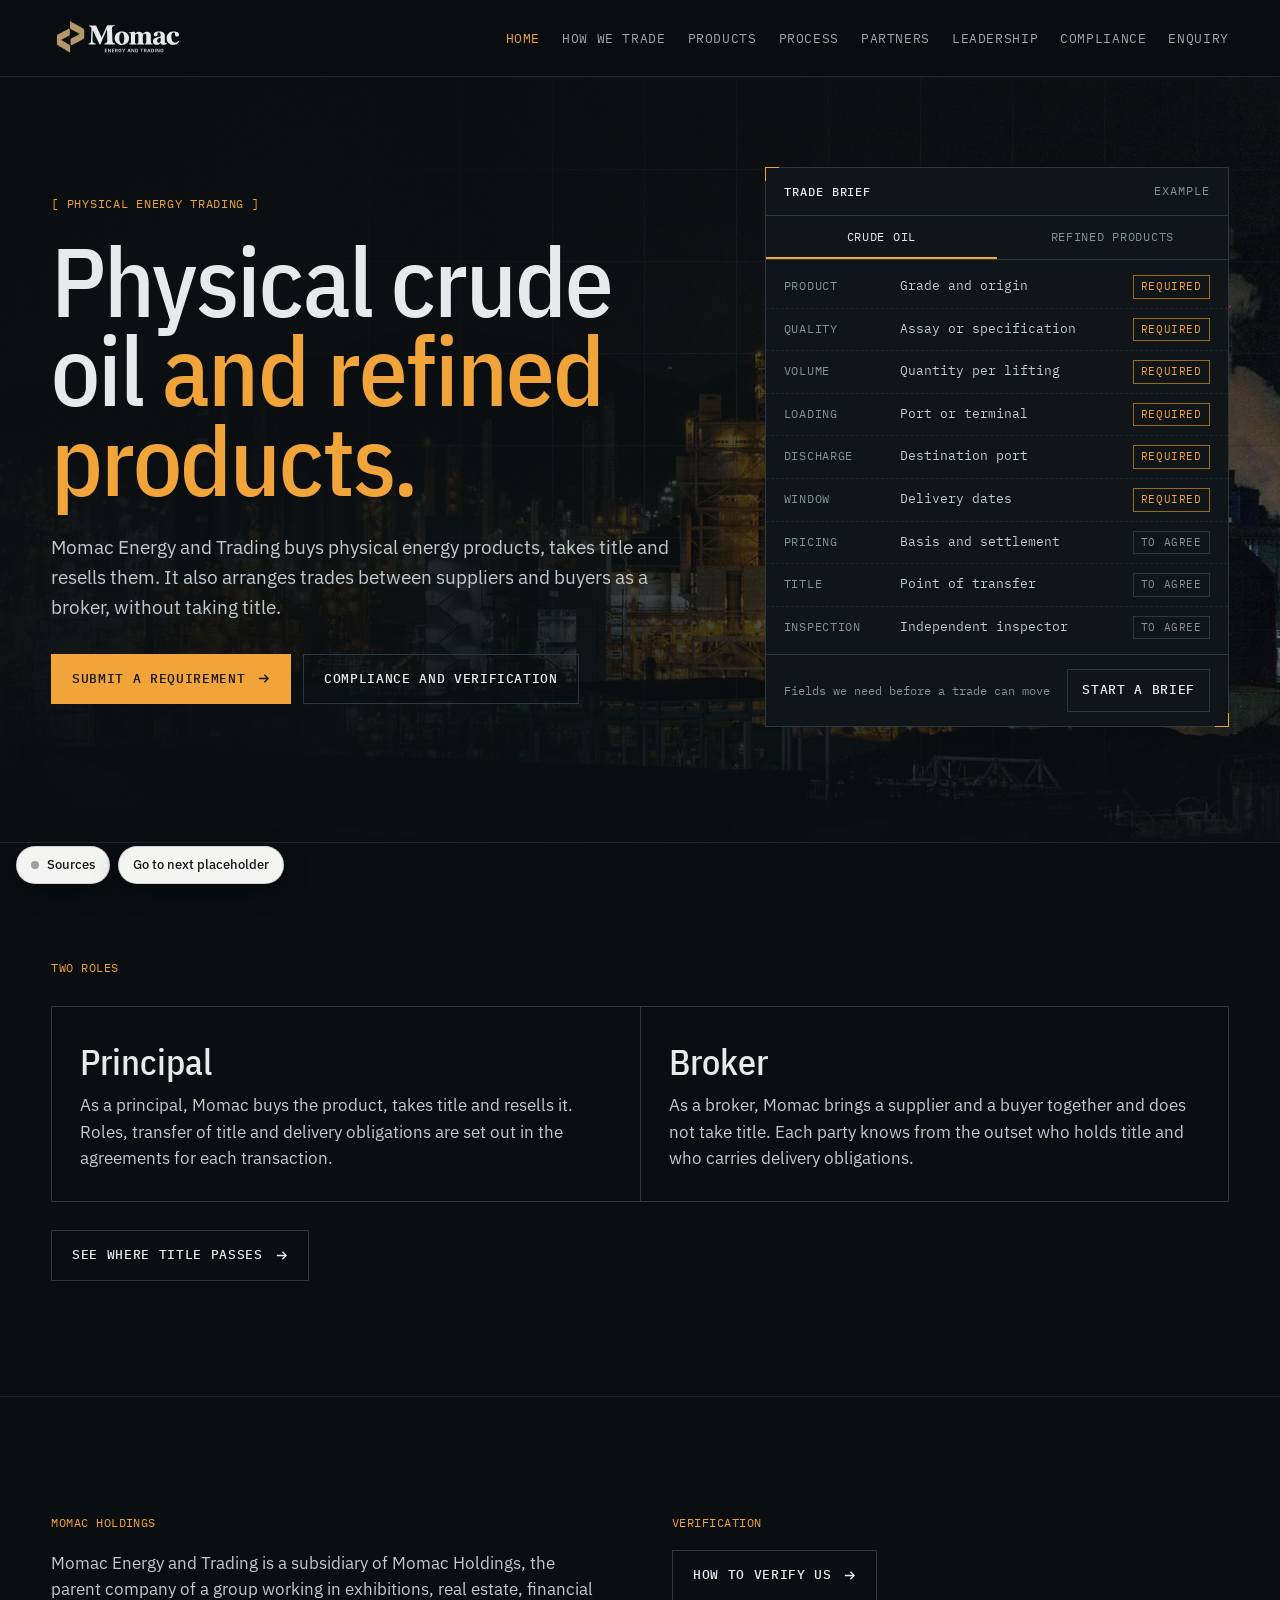
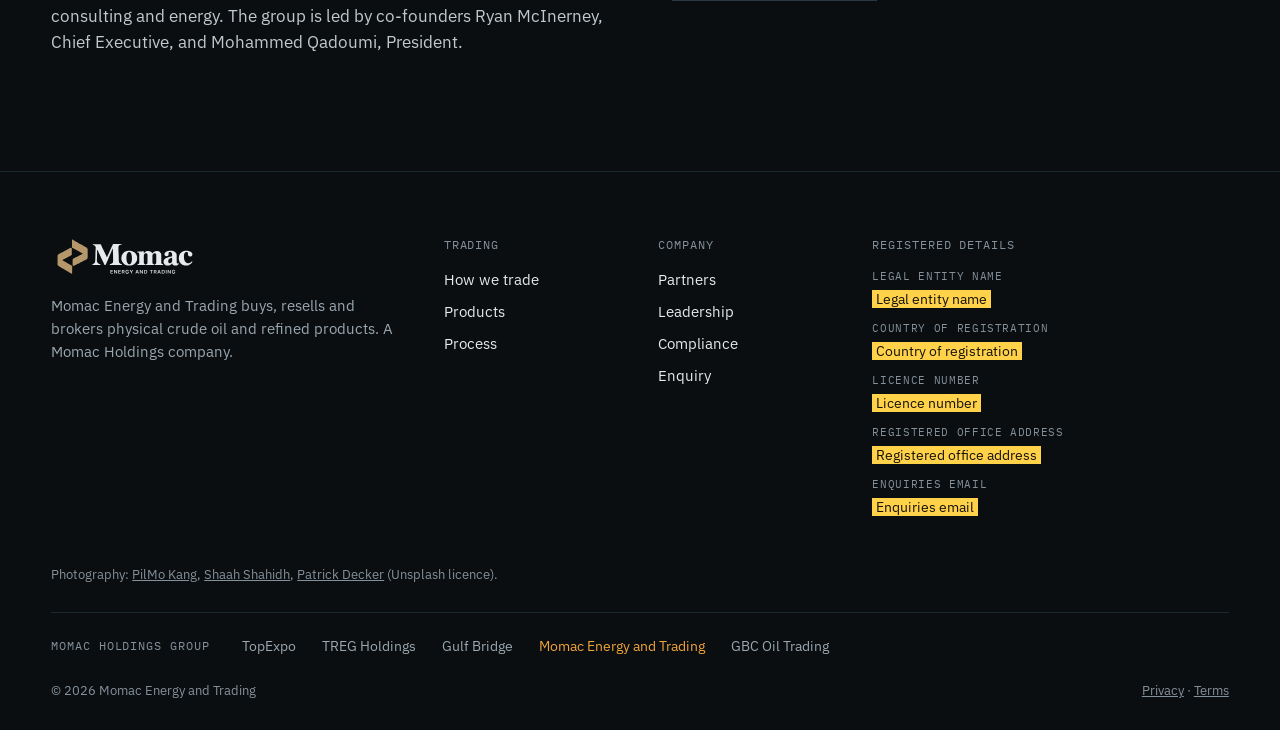
<file: index.html>
<!doctype html>
<html lang="en" class="no-js" data-mode="preview">
<head>
<meta charset="utf-8">
<meta name="viewport" content="width=device-width, initial-scale=1">
<title>Momac Energy and Trading | Physical crude oil and refined products</title>
<meta name="description" content="Momac Energy and Trading buys, resells and brokers physical crude oil and refined products. A Momac Holdings company.">
<meta name="robots" content="noindex">
<link rel="canonical" href="https://momacenergytrading.com/">
<link rel="icon" type="image/svg+xml" href="assets/img/momac-energy-light.svg">
<link rel="stylesheet" href="assets/site.css">
<script>document.documentElement.className='js';</script>
<script src="assets/site.js" defer></script>
</head>
<body class="page-home">
<a class="skip" href="#main">Skip to content</a>
<header class="site">
<div class="wrap hbar">
<a class="brand" href="./"><img src="assets/img/momac-energy-light.svg" alt="Momac Energy and Trading" width="134" height="40"></a>
<nav class="main" id="site-nav" aria-label="Main"><a href="./" aria-current="page">Home</a><a href="how-we-trade/">How we trade</a><a href="products/">Products</a><a href="process/">Process</a><a href="partners/">Partners</a><a href="leadership/">Leadership</a><a href="compliance/">Compliance</a><a href="enquiry/">Enquiry</a></nav>
<a class="hcomp" href="compliance/">Compliance</a>
<button class="navbtn" id="nav-toggle" type="button" aria-expanded="false" aria-controls="site-nav" aria-label="Menu"><span></span><span></span></button>
</div>
</header>
<main id="main">
<section class="hero">
<div class="hero-photo"><picture><source type="image/webp" srcset="assets/img/me-refinery-gold-800.webp 800w, assets/img/me-refinery-gold-1600.webp 1600w" sizes="100vw"><img src="assets/img/me-refinery-gold-800.jpg" srcset="assets/img/me-refinery-gold-800.jpg 800w, assets/img/me-refinery-gold-1600.jpg 1600w" sizes="100vw" alt="Refinery lit at night, with steam rising against dark hills" width="1600" height="1067" data-fact="photo-me-refinery-gold" data-src="Photo: PilMo Kang, Unsplash, https://unsplash.com/photos/H72SCCTZPE8" decoding="async" fetchpriority="high"></picture></div>
<div class="wrap hero-grid">
<div>
<span class="tag a">[ Physical energy trading ]</span>
<h1>Physical crude oil <span>and refined products.</span></h1>
<p class="lead" data-fact="company_def" data-src="Momac Energy and Trading preview site; Momac Holdings preview site, Energy page">Momac Energy and Trading buys physical energy products, takes title and resells them. It also arranges trades between suppliers and buyers as a broker, without taking title.</p>
<div class="hero-cta"><a class="btn" href="enquiry/">Submit a requirement <svg viewBox="0 0 14 14" aria-hidden="true"><path d="M2 7h10M8 3l4 4-4 4" fill="none" stroke="currentColor" stroke-width="1.4"/></svg></a><a class="btn ghost" href="compliance/">Compliance and verification</a></div>
</div>
<div class="ticket" role="group" aria-label="What a trade brief needs"><div class="t-head"><b>Trade brief</b><span class="state">Example</span></div><div class="t-tabs"><button type="button" data-p="crude" aria-pressed="true">Crude oil</button><button type="button" data-p="refined" aria-pressed="false">Refined products</button></div><ul class="t-rows" data-rows="crude"><li><span class="k">Product</span><span class="v">Grade and origin</span><span class="s req">Required</span></li><li><span class="k">Quality</span><span class="v">Assay or specification</span><span class="s req">Required</span></li><li><span class="k">Volume</span><span class="v">Quantity per lifting</span><span class="s req">Required</span></li><li><span class="k">Loading</span><span class="v">Port or terminal</span><span class="s req">Required</span></li><li><span class="k">Discharge</span><span class="v">Destination port</span><span class="s req">Required</span></li><li><span class="k">Window</span><span class="v">Delivery dates</span><span class="s req">Required</span></li><li><span class="k">Pricing</span><span class="v">Basis and settlement</span><span class="s">To agree</span></li><li><span class="k">Title</span><span class="v">Point of transfer</span><span class="s">To agree</span></li><li><span class="k">Inspection</span><span class="v">Independent inspector</span><span class="s">To agree</span></li></ul><ul class="t-rows" data-rows="refined" hidden><li><span class="k">Product</span><span class="v">Product and grade</span><span class="s req">Required</span></li><li><span class="k">Quality</span><span class="v">Quality documentation</span><span class="s req">Required</span></li><li><span class="k">End use</span><span class="v">Intended use</span><span class="s req">Required</span></li><li><span class="k">Volume</span><span class="v">Quantity and lots</span><span class="s req">Required</span></li><li><span class="k">Destination</span><span class="v">Delivery point</span><span class="s req">Required</span></li><li><span class="k">Window</span><span class="v">Delivery dates</span><span class="s req">Required</span></li><li><span class="k">Pricing</span><span class="v">Basis and settlement</span><span class="s">To agree</span></li><li><span class="k">Title</span><span class="v">Point of transfer</span><span class="s">To agree</span></li><li><span class="k">Inspection</span><span class="v">Independent inspector</span><span class="s">To agree</span></li></ul><div class="t-foot"><small>Fields we need before a trade can move</small><a class="btn ghost sm" href="enquiry/">Start a brief</a></div></div>
</div>
</section>
<section class="sec" aria-labelledby="h-roles">
<div class="wrap">
<span class="idx">Two roles</span>
<div class="roles2"><article class="role-card"><h2 class="h3" id="h-roles">Principal</h2><p data-fact="principal_def" data-src="Momac Energy and Trading preview site, &#x27;Our role in the transaction&#x27;">As a principal, Momac buys the product, takes title and resells it. Roles, transfer of title and delivery obligations are set out in the agreements for each transaction.</p></article><article class="role-card"><h2 class="h3">Broker</h2><p data-fact="broker_def" data-src="Momac Energy and Trading preview site, &#x27;Our role in the transaction&#x27;">As a broker, Momac brings a supplier and a buyer together and does not take title. Each party knows from the outset who holds title and who carries delivery obligations.</p></article></div>
<p class="more"><a class="btn ghost" href="how-we-trade/">See where title passes <svg viewBox="0 0 14 14" aria-hidden="true"><path d="M2 7h10M8 3l4 4-4 4" fill="none" stroke="currentColor" stroke-width="1.4"/></svg></a></p>
</div>
</section>
<section class="sec" aria-label="Momac Holdings">
<div class="wrap duo">
<div><span class="idx">Momac Holdings</span><p class="body" data-fact="holdings_relation" data-src="Momac Energy and Trading preview site; Momac Holdings preview site">Momac Energy and Trading is a subsidiary of Momac Holdings, the parent company of a group working in exhibitions, real estate, financial consulting and energy. The group is led by co-founders Ryan McInerney, Chief Executive, and Mohammed Qadoumi, President.</p></div>
<div><span class="idx">Verification</span><p class="body"><a class="btn ghost" href="compliance/">How to verify us <svg viewBox="0 0 14 14" aria-hidden="true"><path d="M2 7h10M8 3l4 4-4 4" fill="none" stroke="currentColor" stroke-width="1.4"/></svg></a></p></div>
</div>
</section>
</main>
<footer class="site">
<div class="wrap">
<div class="f-top">
<div><img src="assets/img/momac-energy-light.svg" alt="Momac Energy and Trading" width="148" height="44"><p>Momac Energy and Trading buys, resells and brokers physical crude oil and refined products. A Momac Holdings company.</p></div>
<div><h2 class="fh">Trading</h2><ul><li><a href="how-we-trade/">How we trade</a></li><li><a href="products/">Products</a></li><li><a href="process/">Process</a></li></ul></div>
<div><h2 class="fh">Company</h2><ul><li><a href="partners/">Partners</a></li><li><a href="leadership/">Leadership</a></li><li><a href="compliance/">Compliance</a></li><li><a href="enquiry/">Enquiry</a></li></ul></div>
<div><h2 class="fh">Registered details</h2><dl class="entity"><div><dt>Legal entity name</dt><dd><span class="tbd" data-tbd="Legal entity name">Legal entity name</span></dd></div><div><dt>Country of registration</dt><dd><span class="tbd" data-tbd="Country of registration">Country of registration</span></dd></div><div><dt>Licence number</dt><dd><span class="tbd" data-tbd="Licence number">Licence number</span></dd></div><div><dt>Registered office address</dt><dd><span class="tbd" data-tbd="Registered office address">Registered office address</span></dd></div><div><dt>Enquiries email</dt><dd><span class="tbd" data-tbd="Enquiries email">Enquiries email</span></dd></div></dl></div>
</div>
<p class="credit" id="photo-credits">Photography: <a href="https://unsplash.com/photos/H72SCCTZPE8" rel="noopener">PilMo Kang</a>, <a href="https://unsplash.com/photos/aerial-photography-of-tanker-ship--subrrYxv8A" rel="noopener">Shaah Shahidh</a>, <a href="https://unsplash.com/photos/0tEV0DLlj0s" rel="noopener">Patrick Decker</a> (Unsplash licence).</p>
<div class="group"><span class="lab">Momac Holdings group</span><span>TopExpo</span><a href="https://tregholdings.com" rel="noopener">TREG Holdings</a><span>Gulf Bridge</span><a class="self" href="./" aria-current="page">Momac Energy and Trading</a><span>GBC Oil Trading</span></div>
<div class="f-bot"><span>© 2026 Momac Energy and Trading</span><span><a href="privacy/">Privacy</a> · <a href="terms/">Terms</a></span></div>
</div>
</footer>
<div class="review" id="review">
<div class="review-panel" id="review-panel" hidden><p class="review-title">Preview, not published</p><p><b data-count="facts">0</b> facts carry a source. Hover or focus a highlighted fact to read it.</p><p><b data-count="gaps">0</b> placeholders still need approved content.</p></div>
<button type="button" class="review-btn" id="sources-toggle" aria-pressed="false" aria-controls="review-panel"><span class="dot" aria-hidden="true"></span>Sources</button>
<button type="button" class="review-btn" id="next-placeholder">Go to next placeholder</button>
<div class="review-tip" id="review-tip" role="tooltip" hidden data-prefix="Source: "></div>
</div>
</body>
</html>
</file>
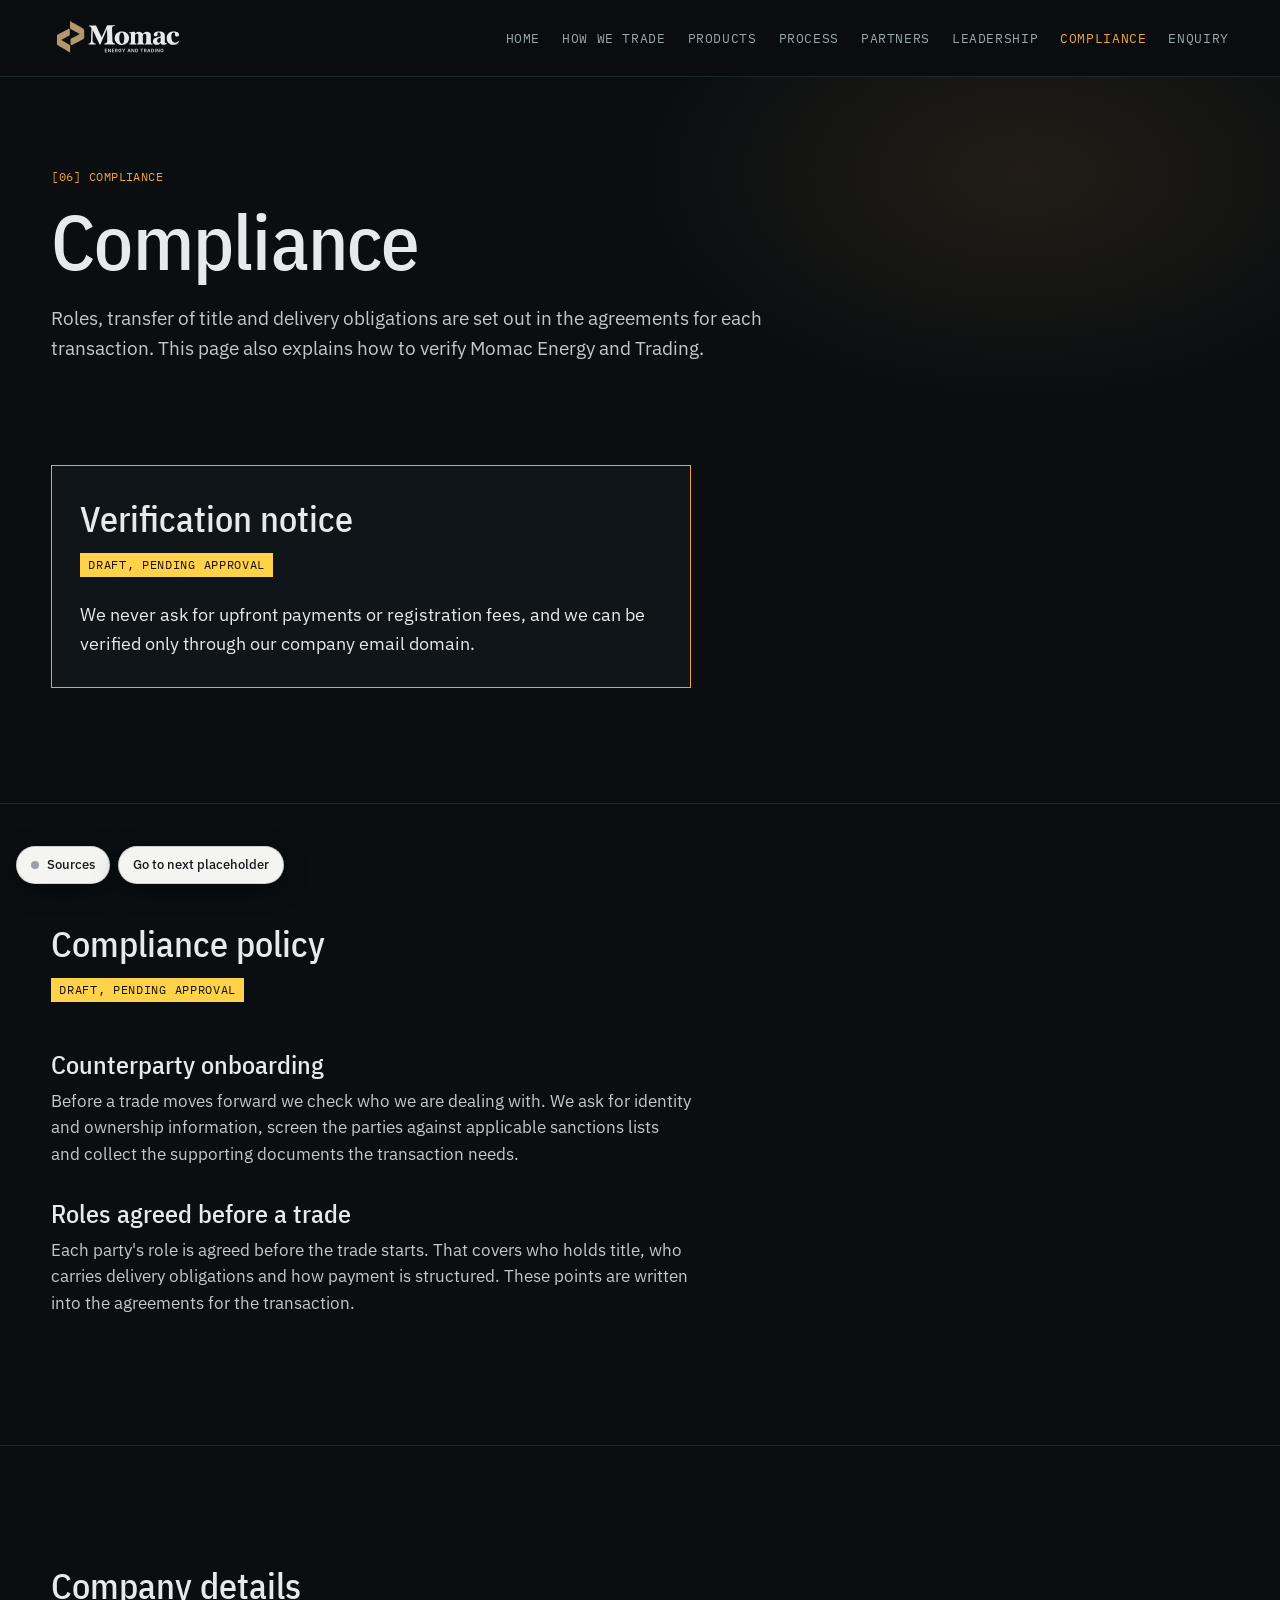
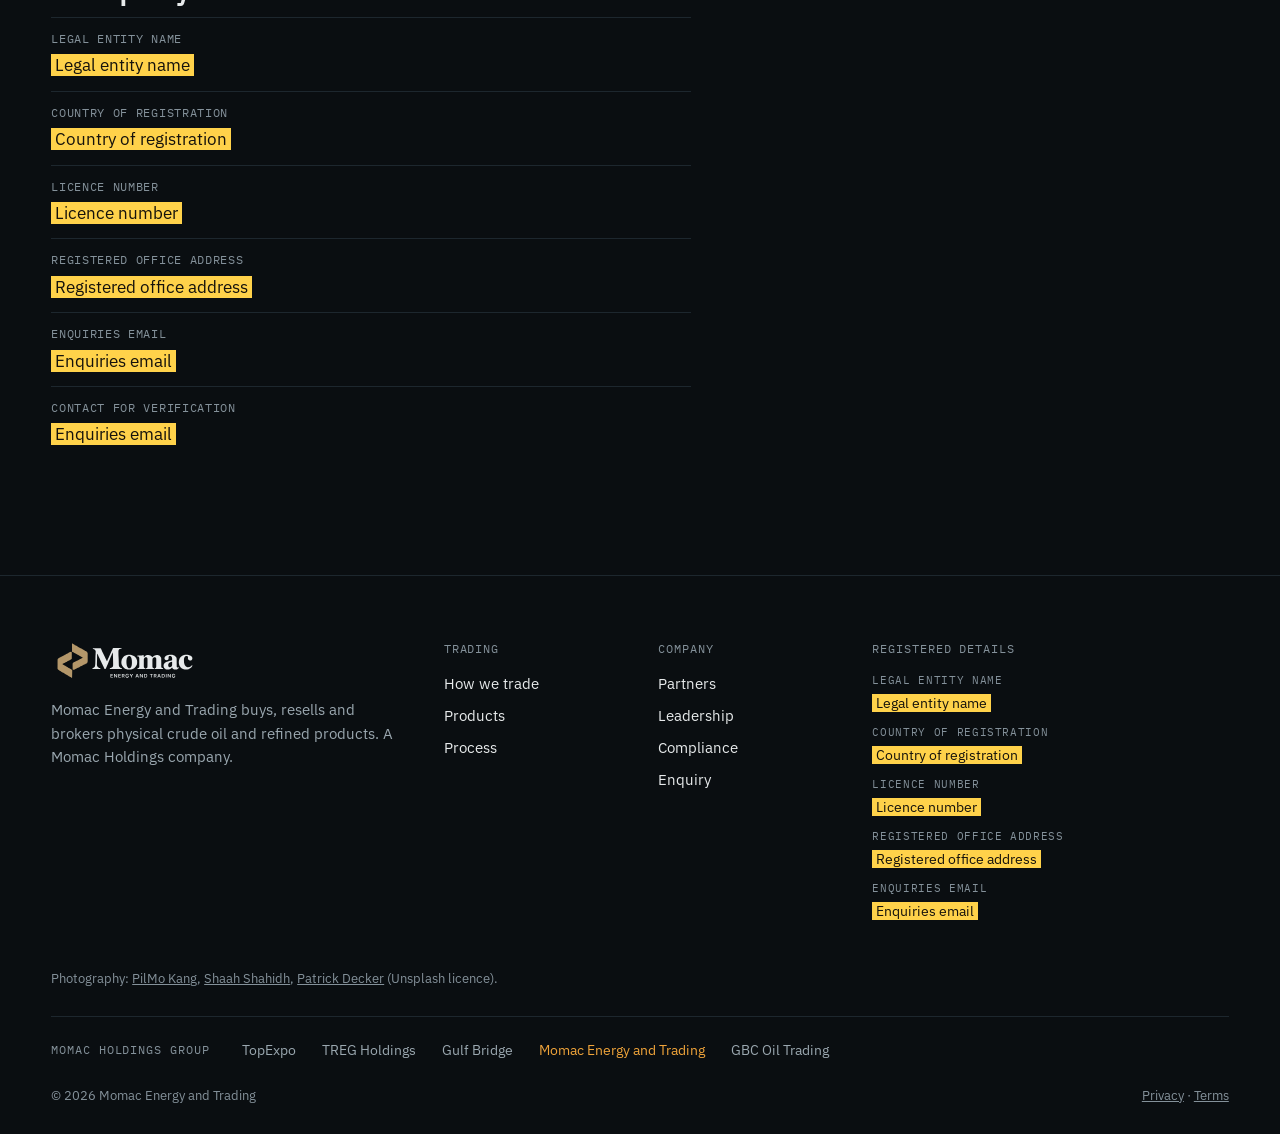
<file: compliance/index.html>
<!doctype html>
<html lang="en" class="no-js" data-mode="preview">
<head>
<meta charset="utf-8">
<meta name="viewport" content="width=device-width, initial-scale=1">
<title>Compliance | Momac Energy and Trading</title>
<meta name="description" content="Roles, transfer of title and delivery obligations are set out in each transaction&#x27;s agreements. How to verify Momac Energy and Trading.">
<meta name="robots" content="noindex">
<link rel="canonical" href="https://momacenergytrading.com/compliance/">
<link rel="icon" type="image/svg+xml" href="../assets/img/momac-energy-light.svg">
<link rel="stylesheet" href="../assets/site.css">
<script>document.documentElement.className='js';</script>
<script src="../assets/site.js" defer></script>
</head>
<body class="page-compliance">
<a class="skip" href="#main">Skip to content</a>
<header class="site">
<div class="wrap hbar">
<a class="brand" href="../"><img src="../assets/img/momac-energy-light.svg" alt="Momac Energy and Trading" width="134" height="40"></a>
<nav class="main" id="site-nav" aria-label="Main"><a href="../">Home</a><a href="../how-we-trade/">How we trade</a><a href="../products/">Products</a><a href="../process/">Process</a><a href="../partners/">Partners</a><a href="../leadership/">Leadership</a><a href="../compliance/" aria-current="page">Compliance</a><a href="../enquiry/">Enquiry</a></nav>
<a class="hcomp" href="../compliance/">Compliance</a>
<button class="navbtn" id="nav-toggle" type="button" aria-expanded="false" aria-controls="site-nav" aria-label="Menu"><span></span><span></span></button>
</div>
</header>
<main id="main">
<section class="page-head">
<div class="wrap">
<span class="idx">[06] Compliance</span>
<h1 class="h1">Compliance</h1>
<p class="lead">Roles, transfer of title and delivery obligations are set out in the agreements for each transaction. This page also explains how to verify Momac Energy and Trading.</p>
</div>
</section>
<section class="sec tight" id="verify" aria-labelledby="h-verify">
<div class="wrap">
<div class="verify"><h2 class="h3" id="h-verify">Verification notice</h2><p class="draft-tag">Draft, pending approval</p><p data-fact="verification_notice" data-src="Pending approval by Mohammed Qadoumi and Robin Yeung">We never ask for upfront payments or registration fees, and we can be verified only through our company email domain.</p></div>
</div>
</section>
<section class="sec" id="policy" aria-labelledby="h-policy">
<div class="wrap">
<h2 class="h3" id="h-policy">Compliance policy</h2>
<p class="draft-tag">Draft, pending approval</p><div class="prose" data-fact="draft_compliance" data-src="Draft by Claude, pending approval by Mohammed Qadoumi and Robin Yeung"><h3>Counterparty onboarding</h3><p>Before a trade moves forward we check who we are dealing with. We ask for identity and ownership information, screen the parties against applicable sanctions lists and collect the supporting documents the transaction needs.</p><h3>Roles agreed before a trade</h3><p>Each party&#x27;s role is agreed before the trade starts. That covers who holds title, who carries delivery obligations and how payment is structured. These points are written into the agreements for the transaction.</p></div>
</div>
</section>
<section class="sec" id="details" aria-labelledby="h-details">
<div class="wrap">
<h2 class="h3" id="h-details">Company details</h2>
<dl class="details"><div><dt>Legal entity name</dt><dd><span class="tbd" data-tbd="Legal entity name">Legal entity name</span></dd></div><div><dt>Country of registration</dt><dd><span class="tbd" data-tbd="Country of registration">Country of registration</span></dd></div><div><dt>Licence number</dt><dd><span class="tbd" data-tbd="Licence number">Licence number</span></dd></div><div><dt>Registered office address</dt><dd><span class="tbd" data-tbd="Registered office address">Registered office address</span></dd></div><div><dt>Enquiries email</dt><dd><span class="tbd" data-tbd="Enquiries email">Enquiries email</span></dd></div><div><dt>Contact for verification</dt><dd><span class="tbd" data-tbd="Enquiries email">Enquiries email</span></dd></div></dl>
</div>
</section>
</main>
<footer class="site">
<div class="wrap">
<div class="f-top">
<div><img src="../assets/img/momac-energy-light.svg" alt="Momac Energy and Trading" width="148" height="44"><p>Momac Energy and Trading buys, resells and brokers physical crude oil and refined products. A Momac Holdings company.</p></div>
<div><h2 class="fh">Trading</h2><ul><li><a href="../how-we-trade/">How we trade</a></li><li><a href="../products/">Products</a></li><li><a href="../process/">Process</a></li></ul></div>
<div><h2 class="fh">Company</h2><ul><li><a href="../partners/">Partners</a></li><li><a href="../leadership/">Leadership</a></li><li><a href="../compliance/">Compliance</a></li><li><a href="../enquiry/">Enquiry</a></li></ul></div>
<div><h2 class="fh">Registered details</h2><dl class="entity"><div><dt>Legal entity name</dt><dd><span class="tbd" data-tbd="Legal entity name">Legal entity name</span></dd></div><div><dt>Country of registration</dt><dd><span class="tbd" data-tbd="Country of registration">Country of registration</span></dd></div><div><dt>Licence number</dt><dd><span class="tbd" data-tbd="Licence number">Licence number</span></dd></div><div><dt>Registered office address</dt><dd><span class="tbd" data-tbd="Registered office address">Registered office address</span></dd></div><div><dt>Enquiries email</dt><dd><span class="tbd" data-tbd="Enquiries email">Enquiries email</span></dd></div></dl></div>
</div>
<p class="credit" id="photo-credits">Photography: <a href="https://unsplash.com/photos/H72SCCTZPE8" rel="noopener">PilMo Kang</a>, <a href="https://unsplash.com/photos/aerial-photography-of-tanker-ship--subrrYxv8A" rel="noopener">Shaah Shahidh</a>, <a href="https://unsplash.com/photos/0tEV0DLlj0s" rel="noopener">Patrick Decker</a> (Unsplash licence).</p>
<div class="group"><span class="lab">Momac Holdings group</span><span>TopExpo</span><a href="https://tregholdings.com" rel="noopener">TREG Holdings</a><span>Gulf Bridge</span><a class="self" href="../">Momac Energy and Trading</a><span>GBC Oil Trading</span></div>
<div class="f-bot"><span>© 2026 Momac Energy and Trading</span><span><a href="../privacy/">Privacy</a> · <a href="../terms/">Terms</a></span></div>
</div>
</footer>
<div class="review" id="review">
<div class="review-panel" id="review-panel" hidden><p class="review-title">Preview, not published</p><p><b data-count="facts">0</b> facts carry a source. Hover or focus a highlighted fact to read it.</p><p><b data-count="gaps">0</b> placeholders still need approved content.</p></div>
<button type="button" class="review-btn" id="sources-toggle" aria-pressed="false" aria-controls="review-panel"><span class="dot" aria-hidden="true"></span>Sources</button>
<button type="button" class="review-btn" id="next-placeholder">Go to next placeholder</button>
<div class="review-tip" id="review-tip" role="tooltip" hidden data-prefix="Source: "></div>
</div>
</body>
</html>
</file>
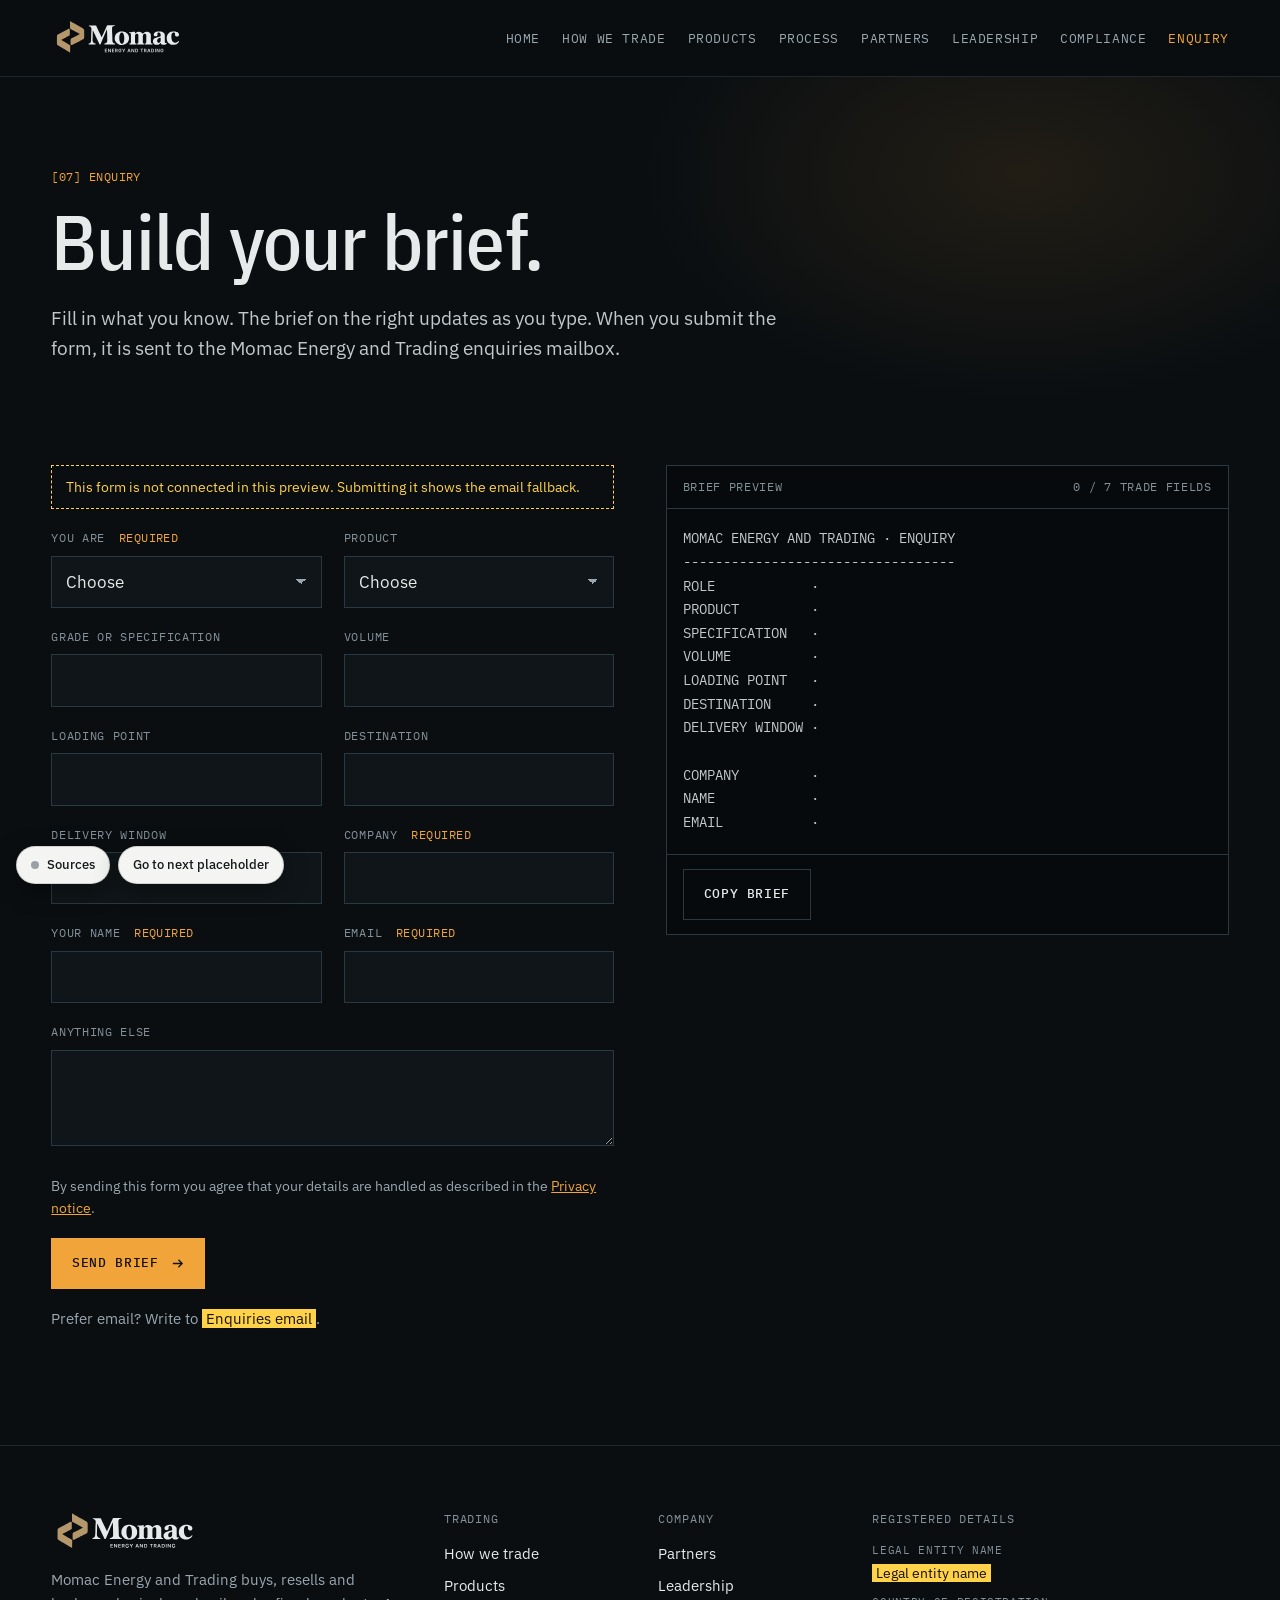
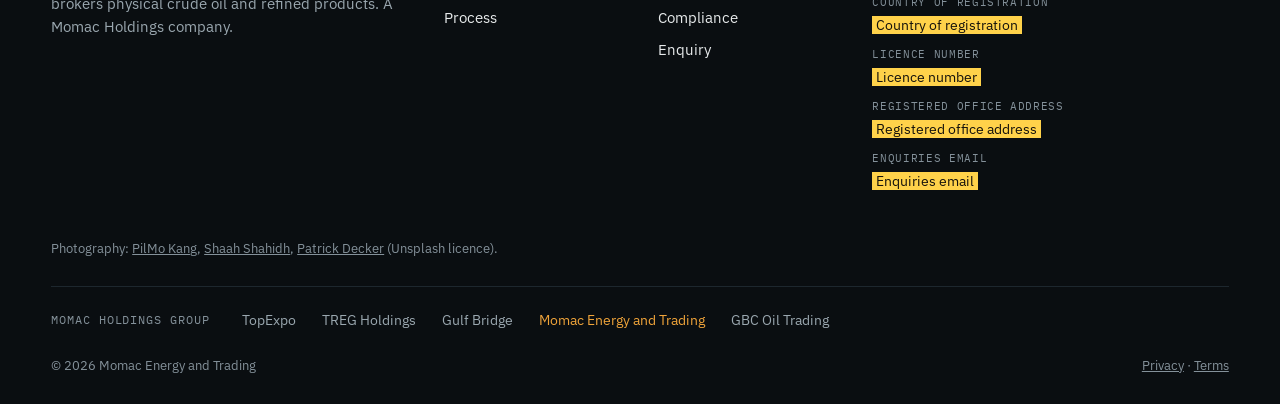
<file: enquiry/index.html>
<!doctype html>
<html lang="en" class="no-js" data-mode="preview">
<head>
<meta charset="utf-8">
<meta name="viewport" content="width=device-width, initial-scale=1">
<title>Enquiry | Momac Energy and Trading</title>
<meta name="description" content="Build a trade brief. When you submit the form, the brief is sent to the Momac Energy and Trading enquiries mailbox.">
<meta name="robots" content="noindex">
<link rel="canonical" href="https://momacenergytrading.com/enquiry/">
<link rel="icon" type="image/svg+xml" href="../assets/img/momac-energy-light.svg">
<link rel="stylesheet" href="../assets/site.css">
<script>document.documentElement.className='js';</script>
<script src="../assets/site.js" defer></script>
<script src="../assets/enquiry.js" defer></script>
</head>
<body class="page-enquiry">
<a class="skip" href="#main">Skip to content</a>
<header class="site">
<div class="wrap hbar">
<a class="brand" href="../"><img src="../assets/img/momac-energy-light.svg" alt="Momac Energy and Trading" width="134" height="40"></a>
<nav class="main" id="site-nav" aria-label="Main"><a href="../">Home</a><a href="../how-we-trade/">How we trade</a><a href="../products/">Products</a><a href="../process/">Process</a><a href="../partners/">Partners</a><a href="../leadership/">Leadership</a><a href="../compliance/">Compliance</a><a href="../enquiry/" aria-current="page">Enquiry</a></nav>
<a class="hcomp" href="../compliance/">Compliance</a>
<button class="navbtn" id="nav-toggle" type="button" aria-expanded="false" aria-controls="site-nav" aria-label="Menu"><span></span><span></span></button>
</div>
</header>
<main id="main">
<section class="page-head">
<div class="wrap">
<span class="idx">[07] Enquiry</span>
<h1 class="h1">Build your brief.</h1>
<p class="lead">Fill in what you know. The brief on the right updates as you type. When you submit the form, it is sent to the Momac Energy and Trading enquiries mailbox.</p>
</div>
</section>
<section class="sec tight" id="enquiry-sec">
<div class="wrap">
<div class="build">
<div class="build-form">
<p class="form-note" id="form-notice">This form is not connected in this preview. Submitting it shows the email fallback.</p>
<form id="enquiry-form" action="" method="post" data-err-role="Choose your role." data-err-company="Enter your company." data-err-name="Enter your name." data-err-email="Enter your email address." data-err-email-bad="Enter a valid email address." data-sending="Sending" data-label="Send brief" data-endpoint="" data-subject="Trade enquiry" data-head="MOMAC ENERGY AND TRADING · ENQUIRY" data-notes="NOTES" data-count=" / 7 trade fields" data-copied="Brief copied." data-manual="Copying is not available here. The brief is selected: copy it manually." data-l-role="Role" data-l-company="Company" data-l-name="Name" data-l-email="Email" data-l-product="Product" data-l-grade="Specification" data-l-volume="Volume" data-l-loading_point="Loading point" data-l-destination="Destination" data-l-delivery_window="Delivery window">
<div class="grid2">
<div><label class="f" for="f-role">You are <span class="req">required</span></label><select id="f-role" name="role" required><option value="">Choose</option><option value="Supplier">Supplier</option><option value="Buyer">Buyer</option><option value="Capital provider">Capital provider</option><option value="Shipping or logistics">Shipping or logistics</option></select><p class="field-error" id="err-role" data-for="role" hidden></p></div>
<div><label class="f" for="f-product">Product</label><select id="f-product" name="product"><option value="">Choose</option><option value="Crude oil">Crude oil</option><option value="Refined products">Refined products</option><option value="Not product specific">Not product specific</option></select></div>
<div><label class="f" for="f-grade">Grade or specification</label><input id="f-grade" name="grade" maxlength="200" ></div>
<div><label class="f" for="f-volume">Volume</label><input id="f-volume" name="volume" maxlength="200" ></div>
<div><label class="f" for="f-loading_point">Loading point</label><input id="f-loading_point" name="loading_point" maxlength="200" ></div>
<div><label class="f" for="f-destination">Destination</label><input id="f-destination" name="destination" maxlength="200" ></div>
<div><label class="f" for="f-delivery_window">Delivery window</label><input id="f-delivery_window" name="delivery_window" maxlength="200" ></div>
<div><label class="f" for="f-company">Company <span class="req">required</span></label><input id="f-company" name="company" maxlength="200" autocomplete="organization" required><p class="field-error" id="err-company" data-for="company" hidden></p></div>
<div><label class="f" for="f-name">Your name <span class="req">required</span></label><input id="f-name" name="name" maxlength="200" autocomplete="name" required><p class="field-error" id="err-name" data-for="name" hidden></p></div>
<div><label class="f" for="f-email">Email <span class="req">required</span></label><input id="f-email" name="email" maxlength="200" type="email" autocomplete="email" required><p class="field-error" id="err-email" data-for="email" hidden></p></div>
<div class="full"><label class="f" for="f-message">Anything else</label><textarea id="f-message" name="message" maxlength="4000"></textarea></div>
</div>
<div class="hp" aria-hidden="true"><label>Leave this field empty<input name="_gotcha" type="text" tabindex="-1" autocomplete="off"></label></div>
<p class="consent">By sending this form you agree that your details are handled as described in the <a href="../privacy/">Privacy notice</a>.</p>
<button class="btn" id="enquiry-submit" type="submit">Send brief <svg viewBox="0 0 14 14" aria-hidden="true"><path d="M2 7h10M8 3l4 4-4 4" fill="none" stroke="currentColor" stroke-width="1.4"/></svg></button>
</form>
<p class="fallback" id="enquiry-fallback">Prefer email? Write to <span class="tbd" data-tbd="Enquiries email">Enquiries email</span>.</p>
<div class="status ok" id="enquiry-success" role="status" tabindex="-1" hidden><p><b>Thank you, we will reply shortly</b></p><pre id="success-brief"></pre></div>
<div class="status bad" id="enquiry-error" role="alert" tabindex="-1" hidden><p>The brief could not be sent. Please email it to <span class="tbd" data-tbd="Enquiries email">Enquiries email</span> instead.</p></div>
</div>
<div class="out">
<div class="out-head"><span>Brief preview</span><span id="brief-count" aria-live="polite">0 / 7 trade fields</span></div>
<pre id="brief-preview"></pre>
<div class="out-foot"><button class="btn ghost" id="copy-brief" type="button">Copy brief</button><span class="copy-hint" id="copy-hint" role="status" hidden></span></div>
</div>
</div>
</div>
</section>
</main>
<footer class="site">
<div class="wrap">
<div class="f-top">
<div><img src="../assets/img/momac-energy-light.svg" alt="Momac Energy and Trading" width="148" height="44"><p>Momac Energy and Trading buys, resells and brokers physical crude oil and refined products. A Momac Holdings company.</p></div>
<div><h2 class="fh">Trading</h2><ul><li><a href="../how-we-trade/">How we trade</a></li><li><a href="../products/">Products</a></li><li><a href="../process/">Process</a></li></ul></div>
<div><h2 class="fh">Company</h2><ul><li><a href="../partners/">Partners</a></li><li><a href="../leadership/">Leadership</a></li><li><a href="../compliance/">Compliance</a></li><li><a href="../enquiry/">Enquiry</a></li></ul></div>
<div><h2 class="fh">Registered details</h2><dl class="entity"><div><dt>Legal entity name</dt><dd><span class="tbd" data-tbd="Legal entity name">Legal entity name</span></dd></div><div><dt>Country of registration</dt><dd><span class="tbd" data-tbd="Country of registration">Country of registration</span></dd></div><div><dt>Licence number</dt><dd><span class="tbd" data-tbd="Licence number">Licence number</span></dd></div><div><dt>Registered office address</dt><dd><span class="tbd" data-tbd="Registered office address">Registered office address</span></dd></div><div><dt>Enquiries email</dt><dd><span class="tbd" data-tbd="Enquiries email">Enquiries email</span></dd></div></dl></div>
</div>
<p class="credit" id="photo-credits">Photography: <a href="https://unsplash.com/photos/H72SCCTZPE8" rel="noopener">PilMo Kang</a>, <a href="https://unsplash.com/photos/aerial-photography-of-tanker-ship--subrrYxv8A" rel="noopener">Shaah Shahidh</a>, <a href="https://unsplash.com/photos/0tEV0DLlj0s" rel="noopener">Patrick Decker</a> (Unsplash licence).</p>
<div class="group"><span class="lab">Momac Holdings group</span><span>TopExpo</span><a href="https://tregholdings.com" rel="noopener">TREG Holdings</a><span>Gulf Bridge</span><a class="self" href="../">Momac Energy and Trading</a><span>GBC Oil Trading</span></div>
<div class="f-bot"><span>© 2026 Momac Energy and Trading</span><span><a href="../privacy/">Privacy</a> · <a href="../terms/">Terms</a></span></div>
</div>
</footer>
<div class="review" id="review">
<div class="review-panel" id="review-panel" hidden><p class="review-title">Preview, not published</p><p><b data-count="facts">0</b> facts carry a source. Hover or focus a highlighted fact to read it.</p><p><b data-count="gaps">0</b> placeholders still need approved content.</p></div>
<button type="button" class="review-btn" id="sources-toggle" aria-pressed="false" aria-controls="review-panel"><span class="dot" aria-hidden="true"></span>Sources</button>
<button type="button" class="review-btn" id="next-placeholder">Go to next placeholder</button>
<div class="review-tip" id="review-tip" role="tooltip" hidden data-prefix="Source: "></div>
</div>
</body>
</html>
</file>
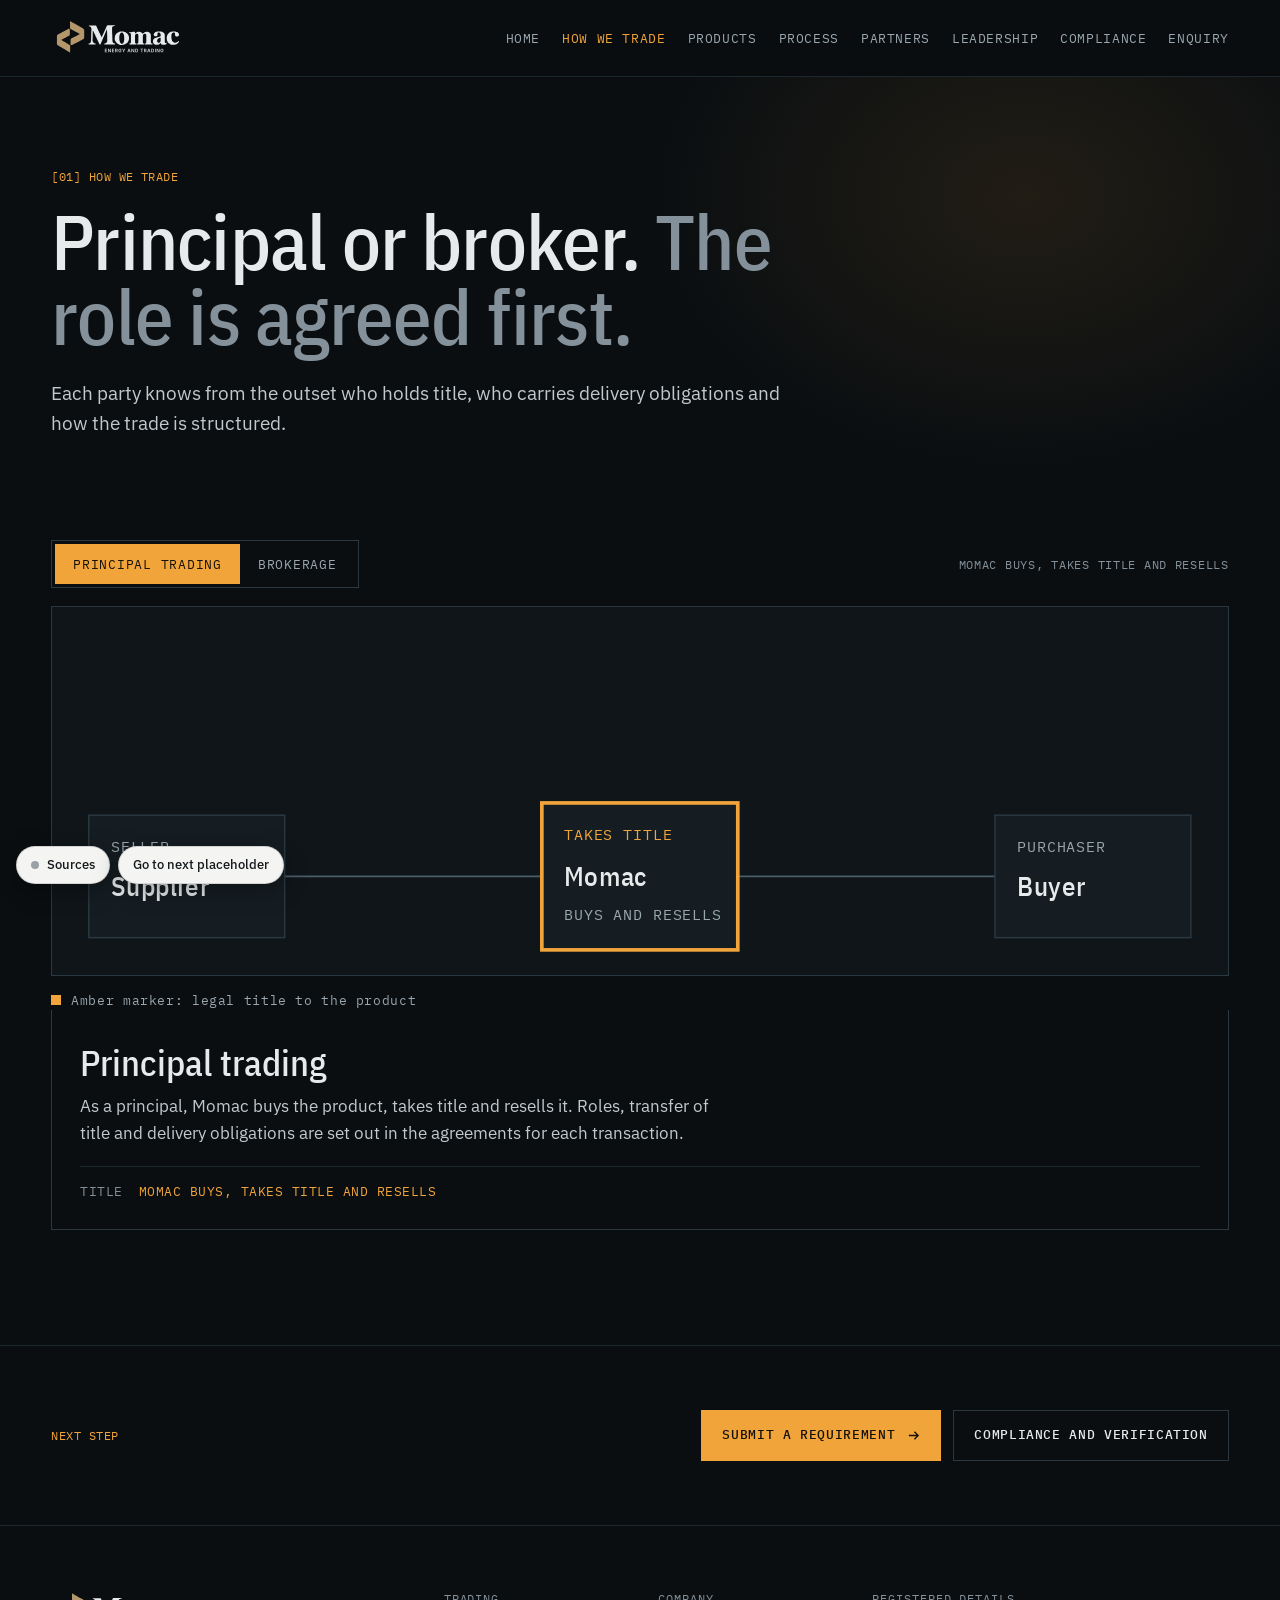
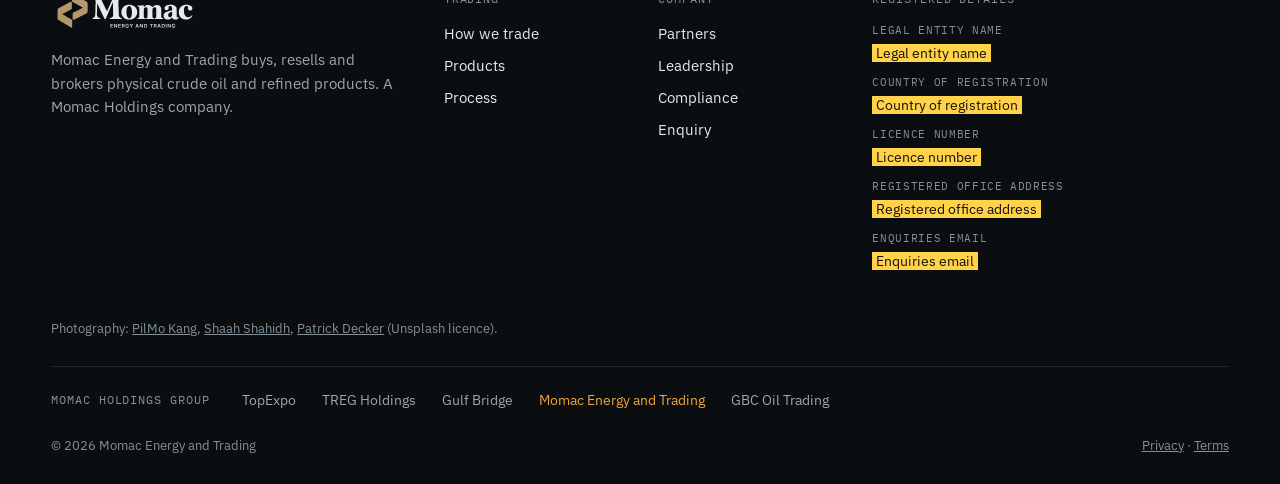
<file: how-we-trade/index.html>
<!doctype html>
<html lang="en" class="no-js" data-mode="preview">
<head>
<meta charset="utf-8">
<meta name="viewport" content="width=device-width, initial-scale=1">
<title>How we trade | Momac Energy and Trading</title>
<meta name="description" content="Momac acts as principal, taking title and reselling, or as broker, without taking title. The role is agreed first.">
<meta name="robots" content="noindex">
<link rel="canonical" href="https://momacenergytrading.com/how-we-trade/">
<link rel="icon" type="image/svg+xml" href="../assets/img/momac-energy-light.svg">
<link rel="stylesheet" href="../assets/site.css">
<script>document.documentElement.className='js';</script>
<script src="../assets/site.js" defer></script>
</head>
<body class="page-how-we-trade">
<a class="skip" href="#main">Skip to content</a>
<header class="site">
<div class="wrap hbar">
<a class="brand" href="../"><img src="../assets/img/momac-energy-light.svg" alt="Momac Energy and Trading" width="134" height="40"></a>
<nav class="main" id="site-nav" aria-label="Main"><a href="../">Home</a><a href="../how-we-trade/" aria-current="page">How we trade</a><a href="../products/">Products</a><a href="../process/">Process</a><a href="../partners/">Partners</a><a href="../leadership/">Leadership</a><a href="../compliance/">Compliance</a><a href="../enquiry/">Enquiry</a></nav>
<a class="hcomp" href="../compliance/">Compliance</a>
<button class="navbtn" id="nav-toggle" type="button" aria-expanded="false" aria-controls="site-nav" aria-label="Menu"><span></span><span></span></button>
</div>
</header>
<main id="main">
<section class="page-head">
<div class="wrap">
<span class="idx">[01] How we trade</span>
<h1 class="h1">Principal or broker. <span class="dim">The role is agreed first.</span></h1>
<p class="lead">Each party knows from the outset who holds title, who carries delivery obligations and how the trade is structured.</p>
</div>
</section>
<section class="sec tight">
<div class="wrap">
<div class="roles-top"><div class="switch" role="tablist" aria-label="Transaction model"><button type="button" role="tab" id="tab-principal" aria-controls="panel-principal" aria-selected="true" tabindex="0" data-m="principal">Principal trading</button><button type="button" role="tab" id="tab-broker" aria-controls="panel-broker" aria-selected="false" tabindex="-1" data-m="broker">Brokerage</button></div><span class="tag" id="mLabel" aria-hidden="true" data-principal="Momac buys, takes title and resells" data-broker="Momac arranges the trade, title passes supplier to buyer">Momac buys, takes title and resells</span></div>
<div class="flow" role="region" tabindex="0" aria-label="Diagram: where title passes. Scroll sideways on a narrow screen."><svg id="flow" viewBox="0 0 960 300" role="img" aria-labelledby="flowDesc">
<desc id="flowDesc">Diagram of a supplier, Momac and a buyer, showing where title to the product passes.</desc>
<line class="rail solid" id="railA" x1="190" y1="220" x2="400" y2="220"/>
<line class="rail solid" id="railB" x1="560" y1="220" x2="770" y2="220"/>
<line class="rail" id="railDirect" x1="190" y1="220" x2="770" y2="220" style="opacity:0"/>
<path class="rail dash" id="linkL" d="M190 190 Q 300 110 400 96" style="opacity:0"/>
<path class="rail dash" id="linkR" d="M560 96 Q 660 110 770 190" style="opacity:0"/>
<g class="tok" id="tokTitle" transform="translate(480 220)"><rect x="-34" y="-12" width="68" height="24"/><text x="0" y="4" text-anchor="middle">TITLE</text></g>
<g><rect class="box" x="30" y="170" width="160" height="100"/><text class="bs" x="48" y="200">Seller</text><text class="bt" x="48" y="236">Supplier</text></g>
<g id="momacG"><rect class="box hot" id="mBox" x="400" y="160" width="160" height="120"/>
<text class="bs hot" x="418" y="190" id="mTag" data-principal="Takes title" data-broker="No title">Takes title</text>
<text class="bt" x="418" y="228">Momac</text>
<text class="bs" x="418" y="256" id="mSub" data-principal="Buys and resells" data-broker="Introduces, coordinates">Buys and resells</text></g>
<g><rect class="box" x="770" y="170" width="160" height="100"/><text class="bs" x="788" y="200">Purchaser</text><text class="bt" x="788" y="236">Buyer</text></g>
</svg></div>
<p class="flow-hint">Swipe sideways to see the whole diagram</p>
<p class="flow-cap" id="flow-caption">Amber marker: legal title to the product</p>
<div class="panels"><div class="panel" role="tabpanel" id="panel-principal" aria-labelledby="tab-principal" tabindex="0"><h2 class="h3">Principal trading</h2><p data-fact="principal_def" data-src="Momac Energy and Trading preview site, &#x27;Our role in the transaction&#x27;">As a principal, Momac buys the product, takes title and resells it. Roles, transfer of title and delivery obligations are set out in the agreements for each transaction.</p><dl class="kv"><div><dt>Title</dt><dd>Momac buys, takes title and resells</dd></div></dl></div><div class="panel" role="tabpanel" id="panel-broker" aria-labelledby="tab-broker" tabindex="0"><h2 class="h3">Brokerage</h2><p data-fact="broker_def" data-src="Momac Energy and Trading preview site, &#x27;Our role in the transaction&#x27;">As a broker, Momac brings a supplier and a buyer together and does not take title. Each party knows from the outset who holds title and who carries delivery obligations.</p><dl class="kv"><div><dt>Title</dt><dd>Momac arranges the trade, title passes supplier to buyer</dd></div></dl></div></div>
</div>
</section>
<section class="cta-strip">
<div class="wrap cta-in">
<span class="idx">Next step</span>
<div class="hero-cta"><a class="btn" href="../enquiry/">Submit a requirement <svg viewBox="0 0 14 14" aria-hidden="true"><path d="M2 7h10M8 3l4 4-4 4" fill="none" stroke="currentColor" stroke-width="1.4"/></svg></a><a class="btn ghost" href="../compliance/">Compliance and verification</a></div>
</div>
</section>
</main>
<footer class="site">
<div class="wrap">
<div class="f-top">
<div><img src="../assets/img/momac-energy-light.svg" alt="Momac Energy and Trading" width="148" height="44"><p>Momac Energy and Trading buys, resells and brokers physical crude oil and refined products. A Momac Holdings company.</p></div>
<div><h2 class="fh">Trading</h2><ul><li><a href="../how-we-trade/">How we trade</a></li><li><a href="../products/">Products</a></li><li><a href="../process/">Process</a></li></ul></div>
<div><h2 class="fh">Company</h2><ul><li><a href="../partners/">Partners</a></li><li><a href="../leadership/">Leadership</a></li><li><a href="../compliance/">Compliance</a></li><li><a href="../enquiry/">Enquiry</a></li></ul></div>
<div><h2 class="fh">Registered details</h2><dl class="entity"><div><dt>Legal entity name</dt><dd><span class="tbd" data-tbd="Legal entity name">Legal entity name</span></dd></div><div><dt>Country of registration</dt><dd><span class="tbd" data-tbd="Country of registration">Country of registration</span></dd></div><div><dt>Licence number</dt><dd><span class="tbd" data-tbd="Licence number">Licence number</span></dd></div><div><dt>Registered office address</dt><dd><span class="tbd" data-tbd="Registered office address">Registered office address</span></dd></div><div><dt>Enquiries email</dt><dd><span class="tbd" data-tbd="Enquiries email">Enquiries email</span></dd></div></dl></div>
</div>
<p class="credit" id="photo-credits">Photography: <a href="https://unsplash.com/photos/H72SCCTZPE8" rel="noopener">PilMo Kang</a>, <a href="https://unsplash.com/photos/aerial-photography-of-tanker-ship--subrrYxv8A" rel="noopener">Shaah Shahidh</a>, <a href="https://unsplash.com/photos/0tEV0DLlj0s" rel="noopener">Patrick Decker</a> (Unsplash licence).</p>
<div class="group"><span class="lab">Momac Holdings group</span><span>TopExpo</span><a href="https://tregholdings.com" rel="noopener">TREG Holdings</a><span>Gulf Bridge</span><a class="self" href="../">Momac Energy and Trading</a><span>GBC Oil Trading</span></div>
<div class="f-bot"><span>© 2026 Momac Energy and Trading</span><span><a href="../privacy/">Privacy</a> · <a href="../terms/">Terms</a></span></div>
</div>
</footer>
<div class="review" id="review">
<div class="review-panel" id="review-panel" hidden><p class="review-title">Preview, not published</p><p><b data-count="facts">0</b> facts carry a source. Hover or focus a highlighted fact to read it.</p><p><b data-count="gaps">0</b> placeholders still need approved content.</p></div>
<button type="button" class="review-btn" id="sources-toggle" aria-pressed="false" aria-controls="review-panel"><span class="dot" aria-hidden="true"></span>Sources</button>
<button type="button" class="review-btn" id="next-placeholder">Go to next placeholder</button>
<div class="review-tip" id="review-tip" role="tooltip" hidden data-prefix="Source: "></div>
</div>
</body>
</html>
</file>
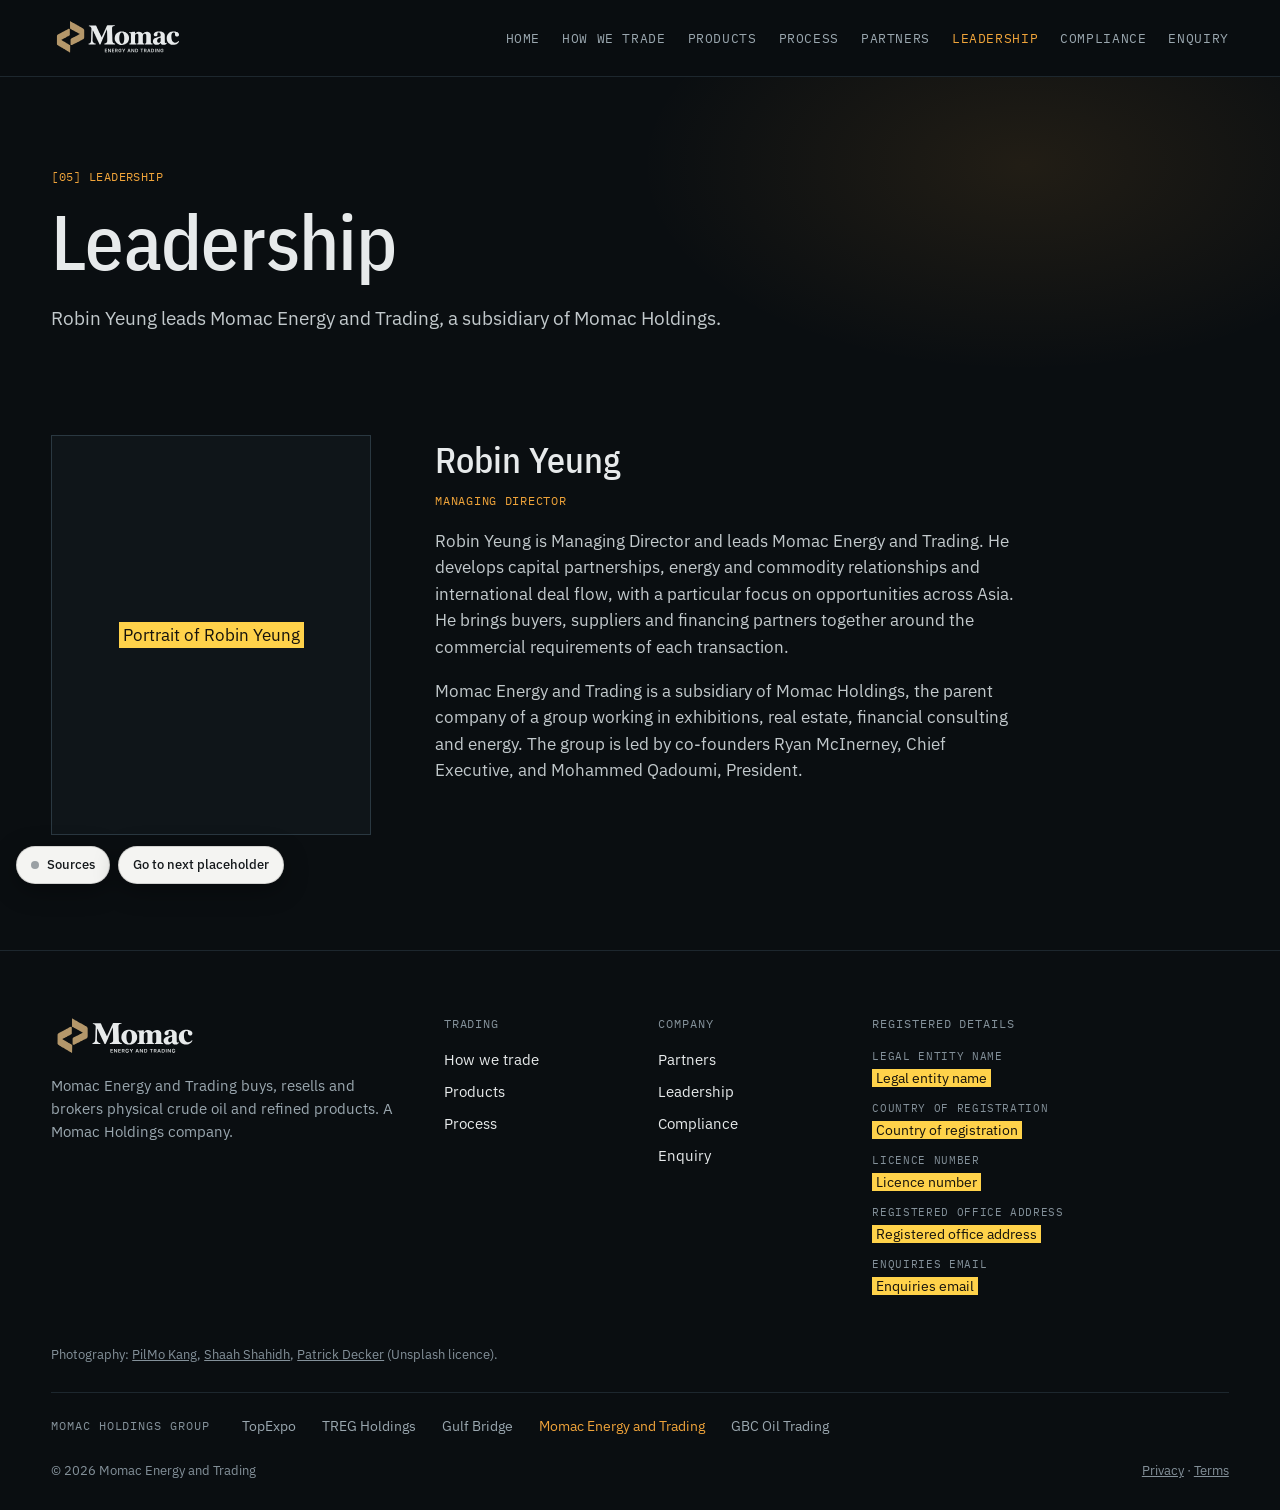
<file: leadership/index.html>
<!doctype html>
<html lang="en" class="no-js" data-mode="preview">
<head>
<meta charset="utf-8">
<meta name="viewport" content="width=device-width, initial-scale=1">
<title>Leadership | Momac Energy and Trading</title>
<meta name="description" content="Robin Yeung, Managing Director, leads Momac Energy and Trading, a subsidiary of Momac Holdings.">
<meta name="robots" content="noindex">
<link rel="canonical" href="https://momacenergytrading.com/leadership/">
<link rel="icon" type="image/svg+xml" href="../assets/img/momac-energy-light.svg">
<link rel="stylesheet" href="../assets/site.css">
<script>document.documentElement.className='js';</script>
<script src="../assets/site.js" defer></script>
</head>
<body class="page-leadership">
<a class="skip" href="#main">Skip to content</a>
<header class="site">
<div class="wrap hbar">
<a class="brand" href="../"><img src="../assets/img/momac-energy-light.svg" alt="Momac Energy and Trading" width="134" height="40"></a>
<nav class="main" id="site-nav" aria-label="Main"><a href="../">Home</a><a href="../how-we-trade/">How we trade</a><a href="../products/">Products</a><a href="../process/">Process</a><a href="../partners/">Partners</a><a href="../leadership/" aria-current="page">Leadership</a><a href="../compliance/">Compliance</a><a href="../enquiry/">Enquiry</a></nav>
<a class="hcomp" href="../compliance/">Compliance</a>
<button class="navbtn" id="nav-toggle" type="button" aria-expanded="false" aria-controls="site-nav" aria-label="Menu"><span></span><span></span></button>
</div>
</header>
<main id="main">
<section class="page-head">
<div class="wrap">
<span class="idx">[05] Leadership</span>
<h1 class="h1">Leadership</h1>
<p class="lead">Robin Yeung leads Momac Energy and Trading, a subsidiary of Momac Holdings.</p>
</div>
</section>
<section class="sec tight">
<div class="wrap leader">
<div class="portrait" role="img" aria-label="Portrait of Robin Yeung"><span class="tbd" data-tbd="Portrait of Robin Yeung">Portrait of Robin Yeung</span></div>
<div><h2 class="h3">Robin Yeung</h2><p class="tag a">Managing Director</p><p class="body" data-fact="robin_bio" data-src="Momac Energy and Trading preview site, leadership">Robin Yeung is Managing Director and leads Momac Energy and Trading. He develops capital partnerships, energy and commodity relationships and international deal flow, with a particular focus on opportunities across Asia. He brings buyers, suppliers and financing partners together around the commercial requirements of each transaction.</p><p class="body" data-fact="holdings_relation" data-src="Momac Energy and Trading preview site; Momac Holdings preview site">Momac Energy and Trading is a subsidiary of Momac Holdings, the parent company of a group working in exhibitions, real estate, financial consulting and energy. The group is led by co-founders Ryan McInerney, Chief Executive, and Mohammed Qadoumi, President.</p></div>
</div>
</section>
</main>
<footer class="site">
<div class="wrap">
<div class="f-top">
<div><img src="../assets/img/momac-energy-light.svg" alt="Momac Energy and Trading" width="148" height="44"><p>Momac Energy and Trading buys, resells and brokers physical crude oil and refined products. A Momac Holdings company.</p></div>
<div><h2 class="fh">Trading</h2><ul><li><a href="../how-we-trade/">How we trade</a></li><li><a href="../products/">Products</a></li><li><a href="../process/">Process</a></li></ul></div>
<div><h2 class="fh">Company</h2><ul><li><a href="../partners/">Partners</a></li><li><a href="../leadership/">Leadership</a></li><li><a href="../compliance/">Compliance</a></li><li><a href="../enquiry/">Enquiry</a></li></ul></div>
<div><h2 class="fh">Registered details</h2><dl class="entity"><div><dt>Legal entity name</dt><dd><span class="tbd" data-tbd="Legal entity name">Legal entity name</span></dd></div><div><dt>Country of registration</dt><dd><span class="tbd" data-tbd="Country of registration">Country of registration</span></dd></div><div><dt>Licence number</dt><dd><span class="tbd" data-tbd="Licence number">Licence number</span></dd></div><div><dt>Registered office address</dt><dd><span class="tbd" data-tbd="Registered office address">Registered office address</span></dd></div><div><dt>Enquiries email</dt><dd><span class="tbd" data-tbd="Enquiries email">Enquiries email</span></dd></div></dl></div>
</div>
<p class="credit" id="photo-credits">Photography: <a href="https://unsplash.com/photos/H72SCCTZPE8" rel="noopener">PilMo Kang</a>, <a href="https://unsplash.com/photos/aerial-photography-of-tanker-ship--subrrYxv8A" rel="noopener">Shaah Shahidh</a>, <a href="https://unsplash.com/photos/0tEV0DLlj0s" rel="noopener">Patrick Decker</a> (Unsplash licence).</p>
<div class="group"><span class="lab">Momac Holdings group</span><span>TopExpo</span><a href="https://tregholdings.com" rel="noopener">TREG Holdings</a><span>Gulf Bridge</span><a class="self" href="../">Momac Energy and Trading</a><span>GBC Oil Trading</span></div>
<div class="f-bot"><span>© 2026 Momac Energy and Trading</span><span><a href="../privacy/">Privacy</a> · <a href="../terms/">Terms</a></span></div>
</div>
</footer>
<div class="review" id="review">
<div class="review-panel" id="review-panel" hidden><p class="review-title">Preview, not published</p><p><b data-count="facts">0</b> facts carry a source. Hover or focus a highlighted fact to read it.</p><p><b data-count="gaps">0</b> placeholders still need approved content.</p></div>
<button type="button" class="review-btn" id="sources-toggle" aria-pressed="false" aria-controls="review-panel"><span class="dot" aria-hidden="true"></span>Sources</button>
<button type="button" class="review-btn" id="next-placeholder">Go to next placeholder</button>
<div class="review-tip" id="review-tip" role="tooltip" hidden data-prefix="Source: "></div>
</div>
</body>
</html>
</file>
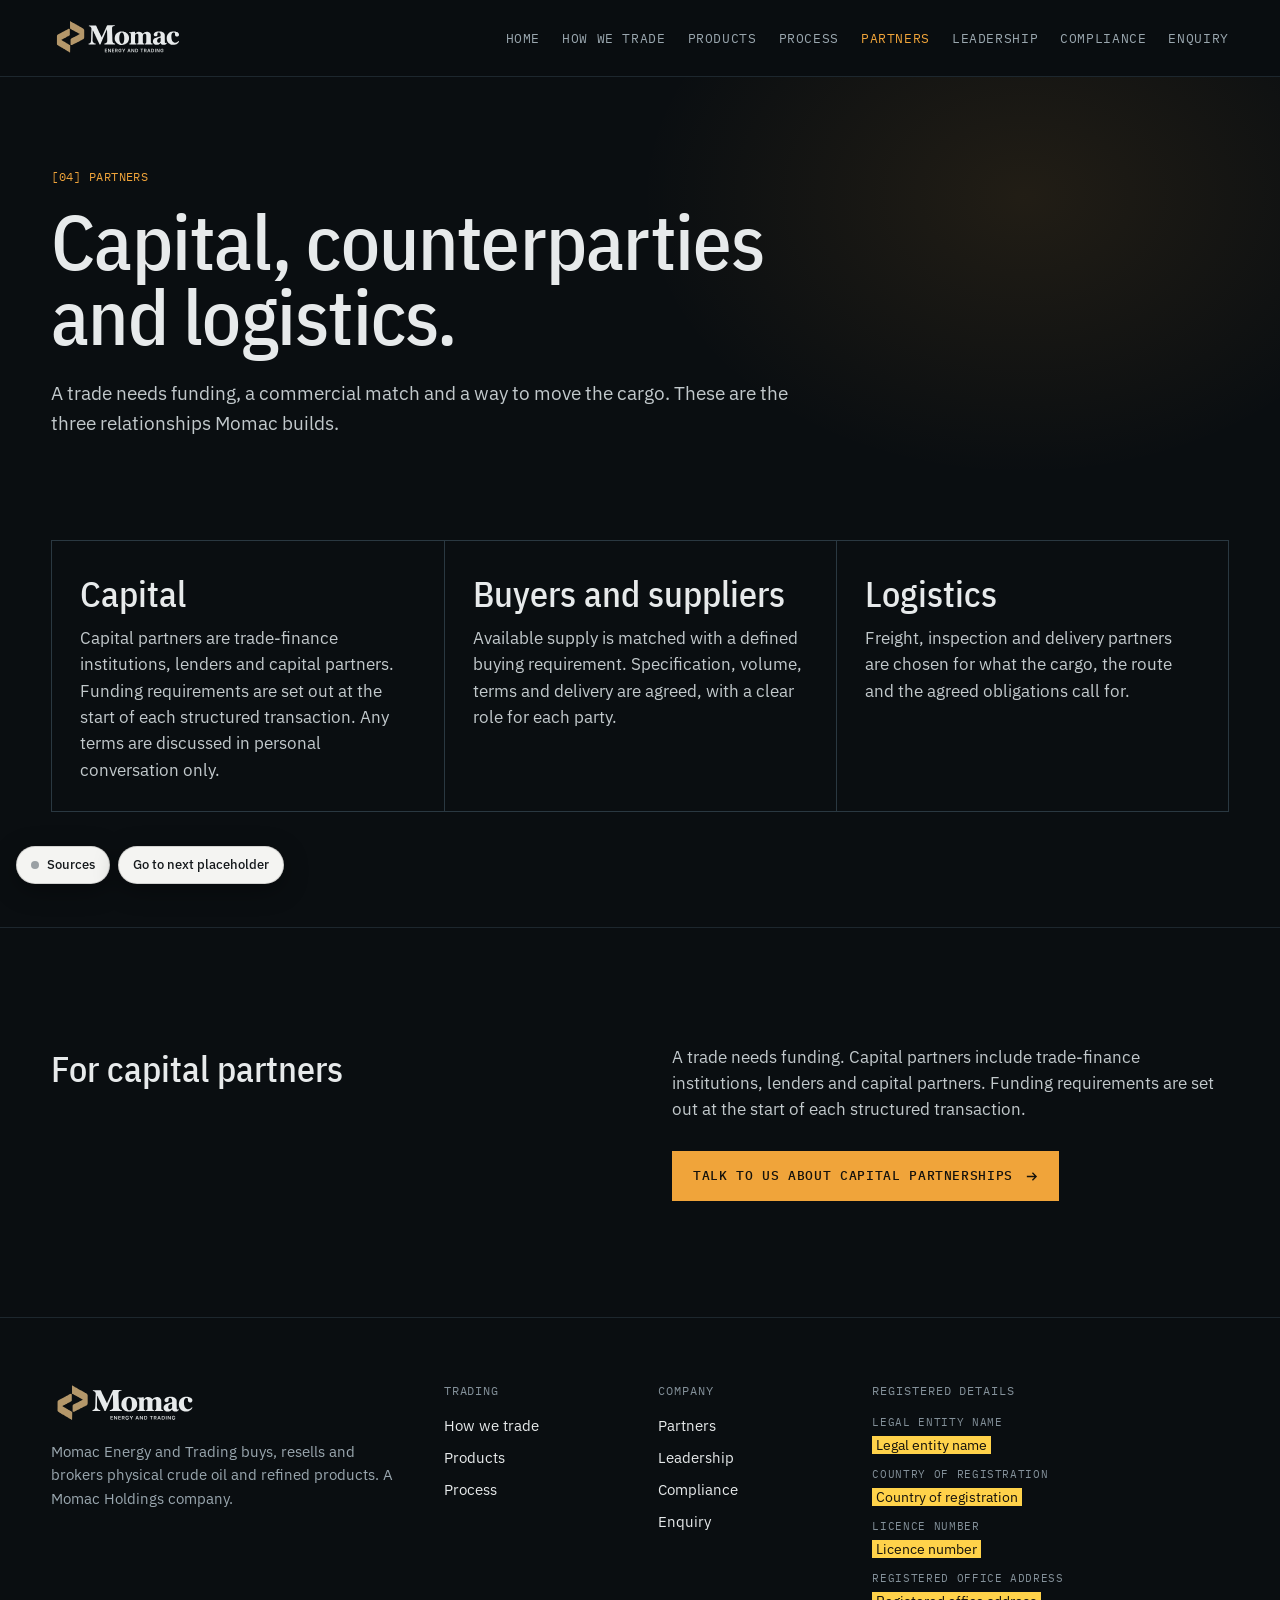
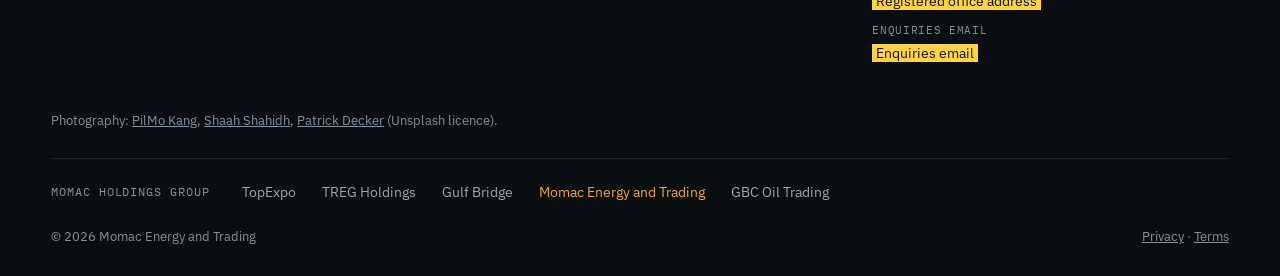
<file: partners/index.html>
<!doctype html>
<html lang="en" class="no-js" data-mode="preview">
<head>
<meta charset="utf-8">
<meta name="viewport" content="width=device-width, initial-scale=1">
<title>Partners | Momac Energy and Trading</title>
<meta name="description" content="A trade needs funding, a commercial match and a way to move the cargo. These are the three relationships Momac builds.">
<meta name="robots" content="noindex">
<link rel="canonical" href="https://momacenergytrading.com/partners/">
<link rel="icon" type="image/svg+xml" href="../assets/img/momac-energy-light.svg">
<link rel="stylesheet" href="../assets/site.css">
<script>document.documentElement.className='js';</script>
<script src="../assets/site.js" defer></script>
</head>
<body class="page-partners">
<a class="skip" href="#main">Skip to content</a>
<header class="site">
<div class="wrap hbar">
<a class="brand" href="../"><img src="../assets/img/momac-energy-light.svg" alt="Momac Energy and Trading" width="134" height="40"></a>
<nav class="main" id="site-nav" aria-label="Main"><a href="../">Home</a><a href="../how-we-trade/">How we trade</a><a href="../products/">Products</a><a href="../process/">Process</a><a href="../partners/" aria-current="page">Partners</a><a href="../leadership/">Leadership</a><a href="../compliance/">Compliance</a><a href="../enquiry/">Enquiry</a></nav>
<a class="hcomp" href="../compliance/">Compliance</a>
<button class="navbtn" id="nav-toggle" type="button" aria-expanded="false" aria-controls="site-nav" aria-label="Menu"><span></span><span></span></button>
</div>
</header>
<main id="main">
<section class="page-head">
<div class="wrap">
<span class="idx">[04] Partners</span>
<h1 class="h1">Capital, counterparties and logistics.</h1>
<p class="lead">A trade needs funding, a commercial match and a way to move the cargo. These are the three relationships Momac builds.</p>
</div>
</section>
<section class="sec tight">
<div class="wrap"><div class="pgrid"><article><h2 class="h3">Capital</h2><p data-fact="partners_capital" data-src="Momac Energy and Trading preview site, Partners section; terms wording per owner decision (Roman Popov, 05.11.2026)">Capital partners are trade-finance institutions, lenders and capital partners. Funding requirements are set out at the start of each structured transaction. Any terms are discussed in personal conversation only.</p></article><article><h2 class="h3">Buyers and suppliers</h2><p data-fact="partners_counterparties" data-src="Momac Energy and Trading preview site, &#x27;The relationships behind the trade&#x27;">Available supply is matched with a defined buying requirement. Specification, volume, terms and delivery are agreed, with a clear role for each party.</p></article><article><h2 class="h3">Logistics</h2><p data-fact="partners_logistics" data-src="Momac Energy and Trading preview site, &#x27;The relationships behind the trade&#x27;">Freight, inspection and delivery partners are chosen for what the cargo, the route and the agreed obligations call for.</p></article></div></div>
</section>
<section class="sec" id="capital-partners" aria-labelledby="h-capital">
<div class="wrap capital">
<div><h2 class="h3" id="h-capital">For capital partners</h2></div>
<div><p class="body" data-fact="capital_partners_block" data-src="Momac Energy and Trading preview site, &#x27;The relationships behind the trade&#x27;">A trade needs funding. Capital partners include trade-finance institutions, lenders and capital partners. Funding requirements are set out at the start of each structured transaction.</p><p class="more"><a class="btn" href="../enquiry/">Talk to us about capital partnerships <svg viewBox="0 0 14 14" aria-hidden="true"><path d="M2 7h10M8 3l4 4-4 4" fill="none" stroke="currentColor" stroke-width="1.4"/></svg></a></p></div>
</div>
</section>
</main>
<footer class="site">
<div class="wrap">
<div class="f-top">
<div><img src="../assets/img/momac-energy-light.svg" alt="Momac Energy and Trading" width="148" height="44"><p>Momac Energy and Trading buys, resells and brokers physical crude oil and refined products. A Momac Holdings company.</p></div>
<div><h2 class="fh">Trading</h2><ul><li><a href="../how-we-trade/">How we trade</a></li><li><a href="../products/">Products</a></li><li><a href="../process/">Process</a></li></ul></div>
<div><h2 class="fh">Company</h2><ul><li><a href="../partners/">Partners</a></li><li><a href="../leadership/">Leadership</a></li><li><a href="../compliance/">Compliance</a></li><li><a href="../enquiry/">Enquiry</a></li></ul></div>
<div><h2 class="fh">Registered details</h2><dl class="entity"><div><dt>Legal entity name</dt><dd><span class="tbd" data-tbd="Legal entity name">Legal entity name</span></dd></div><div><dt>Country of registration</dt><dd><span class="tbd" data-tbd="Country of registration">Country of registration</span></dd></div><div><dt>Licence number</dt><dd><span class="tbd" data-tbd="Licence number">Licence number</span></dd></div><div><dt>Registered office address</dt><dd><span class="tbd" data-tbd="Registered office address">Registered office address</span></dd></div><div><dt>Enquiries email</dt><dd><span class="tbd" data-tbd="Enquiries email">Enquiries email</span></dd></div></dl></div>
</div>
<p class="credit" id="photo-credits">Photography: <a href="https://unsplash.com/photos/H72SCCTZPE8" rel="noopener">PilMo Kang</a>, <a href="https://unsplash.com/photos/aerial-photography-of-tanker-ship--subrrYxv8A" rel="noopener">Shaah Shahidh</a>, <a href="https://unsplash.com/photos/0tEV0DLlj0s" rel="noopener">Patrick Decker</a> (Unsplash licence).</p>
<div class="group"><span class="lab">Momac Holdings group</span><span>TopExpo</span><a href="https://tregholdings.com" rel="noopener">TREG Holdings</a><span>Gulf Bridge</span><a class="self" href="../">Momac Energy and Trading</a><span>GBC Oil Trading</span></div>
<div class="f-bot"><span>© 2026 Momac Energy and Trading</span><span><a href="../privacy/">Privacy</a> · <a href="../terms/">Terms</a></span></div>
</div>
</footer>
<div class="review" id="review">
<div class="review-panel" id="review-panel" hidden><p class="review-title">Preview, not published</p><p><b data-count="facts">0</b> facts carry a source. Hover or focus a highlighted fact to read it.</p><p><b data-count="gaps">0</b> placeholders still need approved content.</p></div>
<button type="button" class="review-btn" id="sources-toggle" aria-pressed="false" aria-controls="review-panel"><span class="dot" aria-hidden="true"></span>Sources</button>
<button type="button" class="review-btn" id="next-placeholder">Go to next placeholder</button>
<div class="review-tip" id="review-tip" role="tooltip" hidden data-prefix="Source: "></div>
</div>
</body>
</html>
</file>
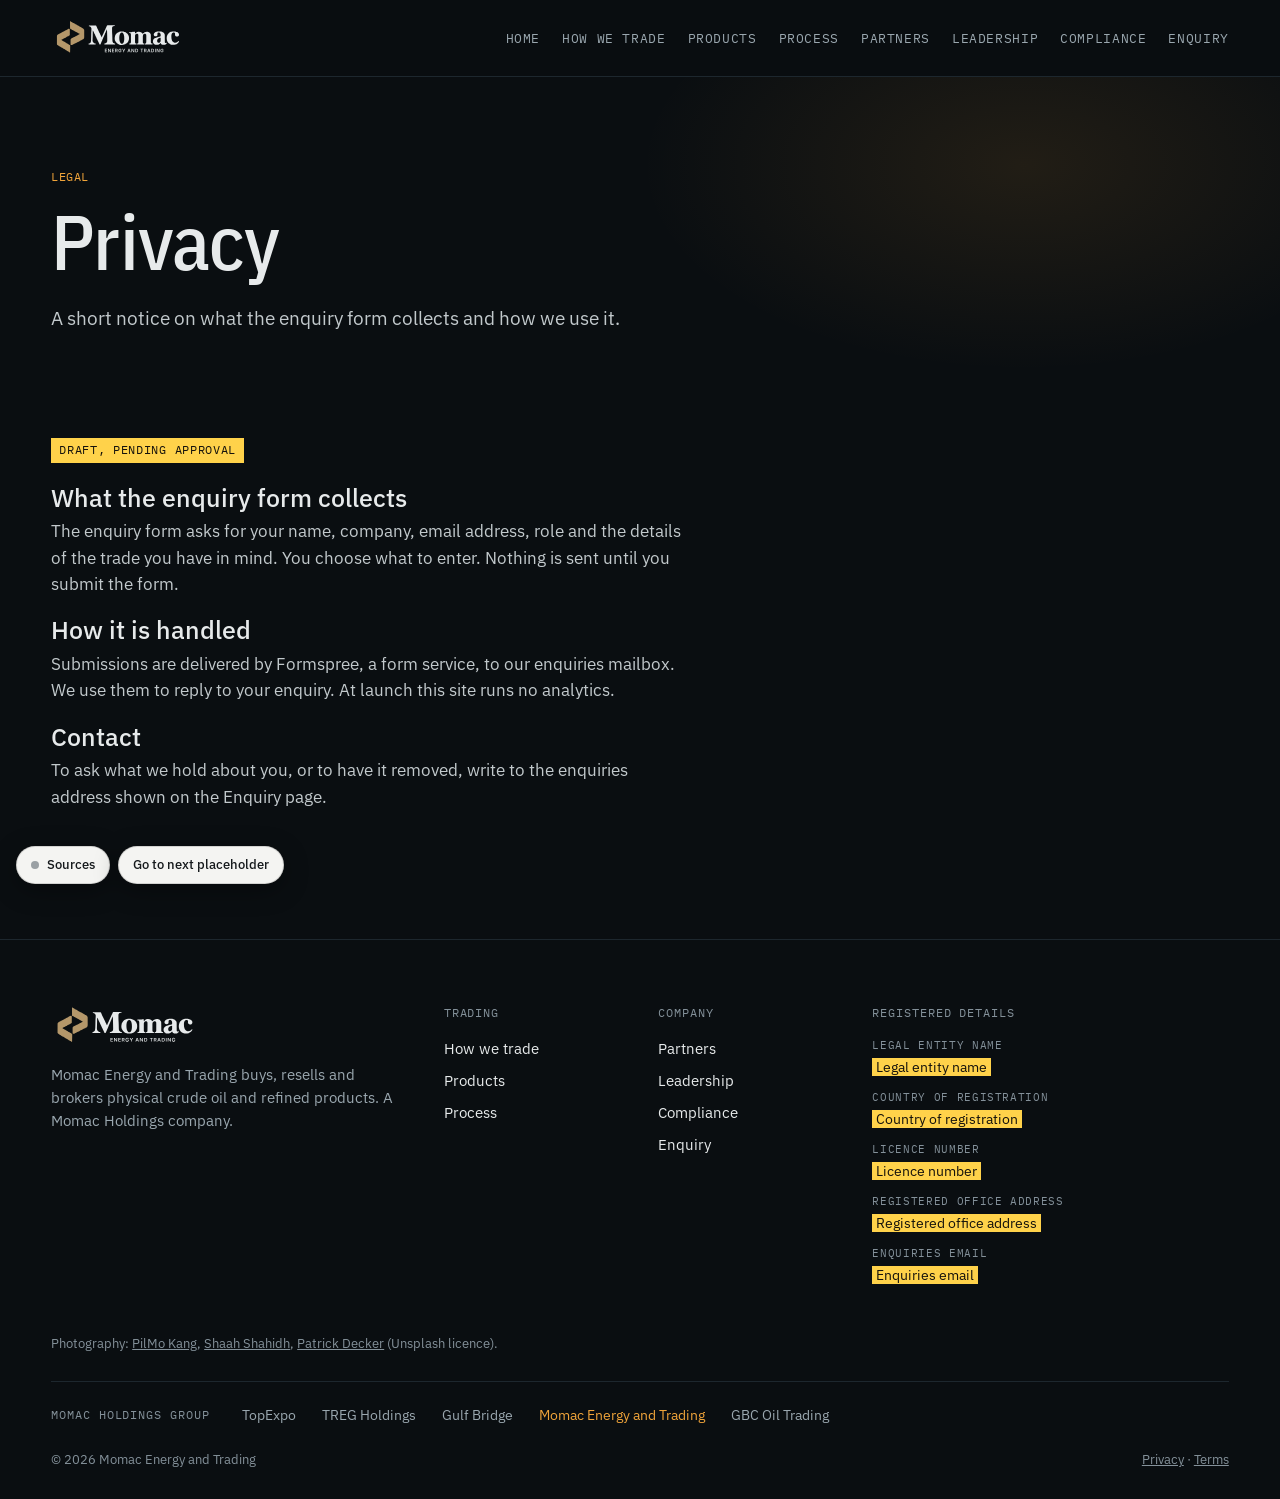
<file: privacy/index.html>
<!doctype html>
<html lang="en" class="no-js" data-mode="preview">
<head>
<meta charset="utf-8">
<meta name="viewport" content="width=device-width, initial-scale=1">
<title>Privacy | Momac Energy and Trading</title>
<meta name="description" content="What the enquiry form collects, how it is handled and who to contact about your data.">
<meta name="robots" content="noindex">
<link rel="canonical" href="https://momacenergytrading.com/privacy/">
<link rel="icon" type="image/svg+xml" href="../assets/img/momac-energy-light.svg">
<link rel="stylesheet" href="../assets/site.css">
<script>document.documentElement.className='js';</script>
<script src="../assets/site.js" defer></script>
</head>
<body class="page-privacy">
<a class="skip" href="#main">Skip to content</a>
<header class="site">
<div class="wrap hbar">
<a class="brand" href="../"><img src="../assets/img/momac-energy-light.svg" alt="Momac Energy and Trading" width="134" height="40"></a>
<nav class="main" id="site-nav" aria-label="Main"><a href="../">Home</a><a href="../how-we-trade/">How we trade</a><a href="../products/">Products</a><a href="../process/">Process</a><a href="../partners/">Partners</a><a href="../leadership/">Leadership</a><a href="../compliance/">Compliance</a><a href="../enquiry/">Enquiry</a></nav>
<a class="hcomp" href="../compliance/">Compliance</a>
<button class="navbtn" id="nav-toggle" type="button" aria-expanded="false" aria-controls="site-nav" aria-label="Menu"><span></span><span></span></button>
</div>
</header>
<main id="main">
<section class="page-head">
<div class="wrap">
<span class="idx">Legal</span>
<h1 class="h1">Privacy</h1>
<p class="lead">A short notice on what the enquiry form collects and how we use it.</p>
</div>
</section>
<section class="sec tight">
<div class="wrap">
<p class="draft-tag">Draft, pending approval</p><div class="prose" data-fact="draft_privacy" data-src="Draft by Claude, pending approval by Mohammed Qadoumi and Robin Yeung"><h2>What the enquiry form collects</h2><p>The enquiry form asks for your name, company, email address, role and the details of the trade you have in mind. You choose what to enter. Nothing is sent until you submit the form.</p><h2>How it is handled</h2><p>Submissions are delivered by Formspree, a form service, to our enquiries mailbox. We use them to reply to your enquiry. At launch this site runs no analytics.</p><h2>Contact</h2><p>To ask what we hold about you, or to have it removed, write to the enquiries address shown on the Enquiry page.</p></div>
</div>
</section>
</main>
<footer class="site">
<div class="wrap">
<div class="f-top">
<div><img src="../assets/img/momac-energy-light.svg" alt="Momac Energy and Trading" width="148" height="44"><p>Momac Energy and Trading buys, resells and brokers physical crude oil and refined products. A Momac Holdings company.</p></div>
<div><h2 class="fh">Trading</h2><ul><li><a href="../how-we-trade/">How we trade</a></li><li><a href="../products/">Products</a></li><li><a href="../process/">Process</a></li></ul></div>
<div><h2 class="fh">Company</h2><ul><li><a href="../partners/">Partners</a></li><li><a href="../leadership/">Leadership</a></li><li><a href="../compliance/">Compliance</a></li><li><a href="../enquiry/">Enquiry</a></li></ul></div>
<div><h2 class="fh">Registered details</h2><dl class="entity"><div><dt>Legal entity name</dt><dd><span class="tbd" data-tbd="Legal entity name">Legal entity name</span></dd></div><div><dt>Country of registration</dt><dd><span class="tbd" data-tbd="Country of registration">Country of registration</span></dd></div><div><dt>Licence number</dt><dd><span class="tbd" data-tbd="Licence number">Licence number</span></dd></div><div><dt>Registered office address</dt><dd><span class="tbd" data-tbd="Registered office address">Registered office address</span></dd></div><div><dt>Enquiries email</dt><dd><span class="tbd" data-tbd="Enquiries email">Enquiries email</span></dd></div></dl></div>
</div>
<p class="credit" id="photo-credits">Photography: <a href="https://unsplash.com/photos/H72SCCTZPE8" rel="noopener">PilMo Kang</a>, <a href="https://unsplash.com/photos/aerial-photography-of-tanker-ship--subrrYxv8A" rel="noopener">Shaah Shahidh</a>, <a href="https://unsplash.com/photos/0tEV0DLlj0s" rel="noopener">Patrick Decker</a> (Unsplash licence).</p>
<div class="group"><span class="lab">Momac Holdings group</span><span>TopExpo</span><a href="https://tregholdings.com" rel="noopener">TREG Holdings</a><span>Gulf Bridge</span><a class="self" href="../">Momac Energy and Trading</a><span>GBC Oil Trading</span></div>
<div class="f-bot"><span>© 2026 Momac Energy and Trading</span><span><a href="../privacy/">Privacy</a> · <a href="../terms/">Terms</a></span></div>
</div>
</footer>
<div class="review" id="review">
<div class="review-panel" id="review-panel" hidden><p class="review-title">Preview, not published</p><p><b data-count="facts">0</b> facts carry a source. Hover or focus a highlighted fact to read it.</p><p><b data-count="gaps">0</b> placeholders still need approved content.</p></div>
<button type="button" class="review-btn" id="sources-toggle" aria-pressed="false" aria-controls="review-panel"><span class="dot" aria-hidden="true"></span>Sources</button>
<button type="button" class="review-btn" id="next-placeholder">Go to next placeholder</button>
<div class="review-tip" id="review-tip" role="tooltip" hidden data-prefix="Source: "></div>
</div>
</body>
</html>
</file>
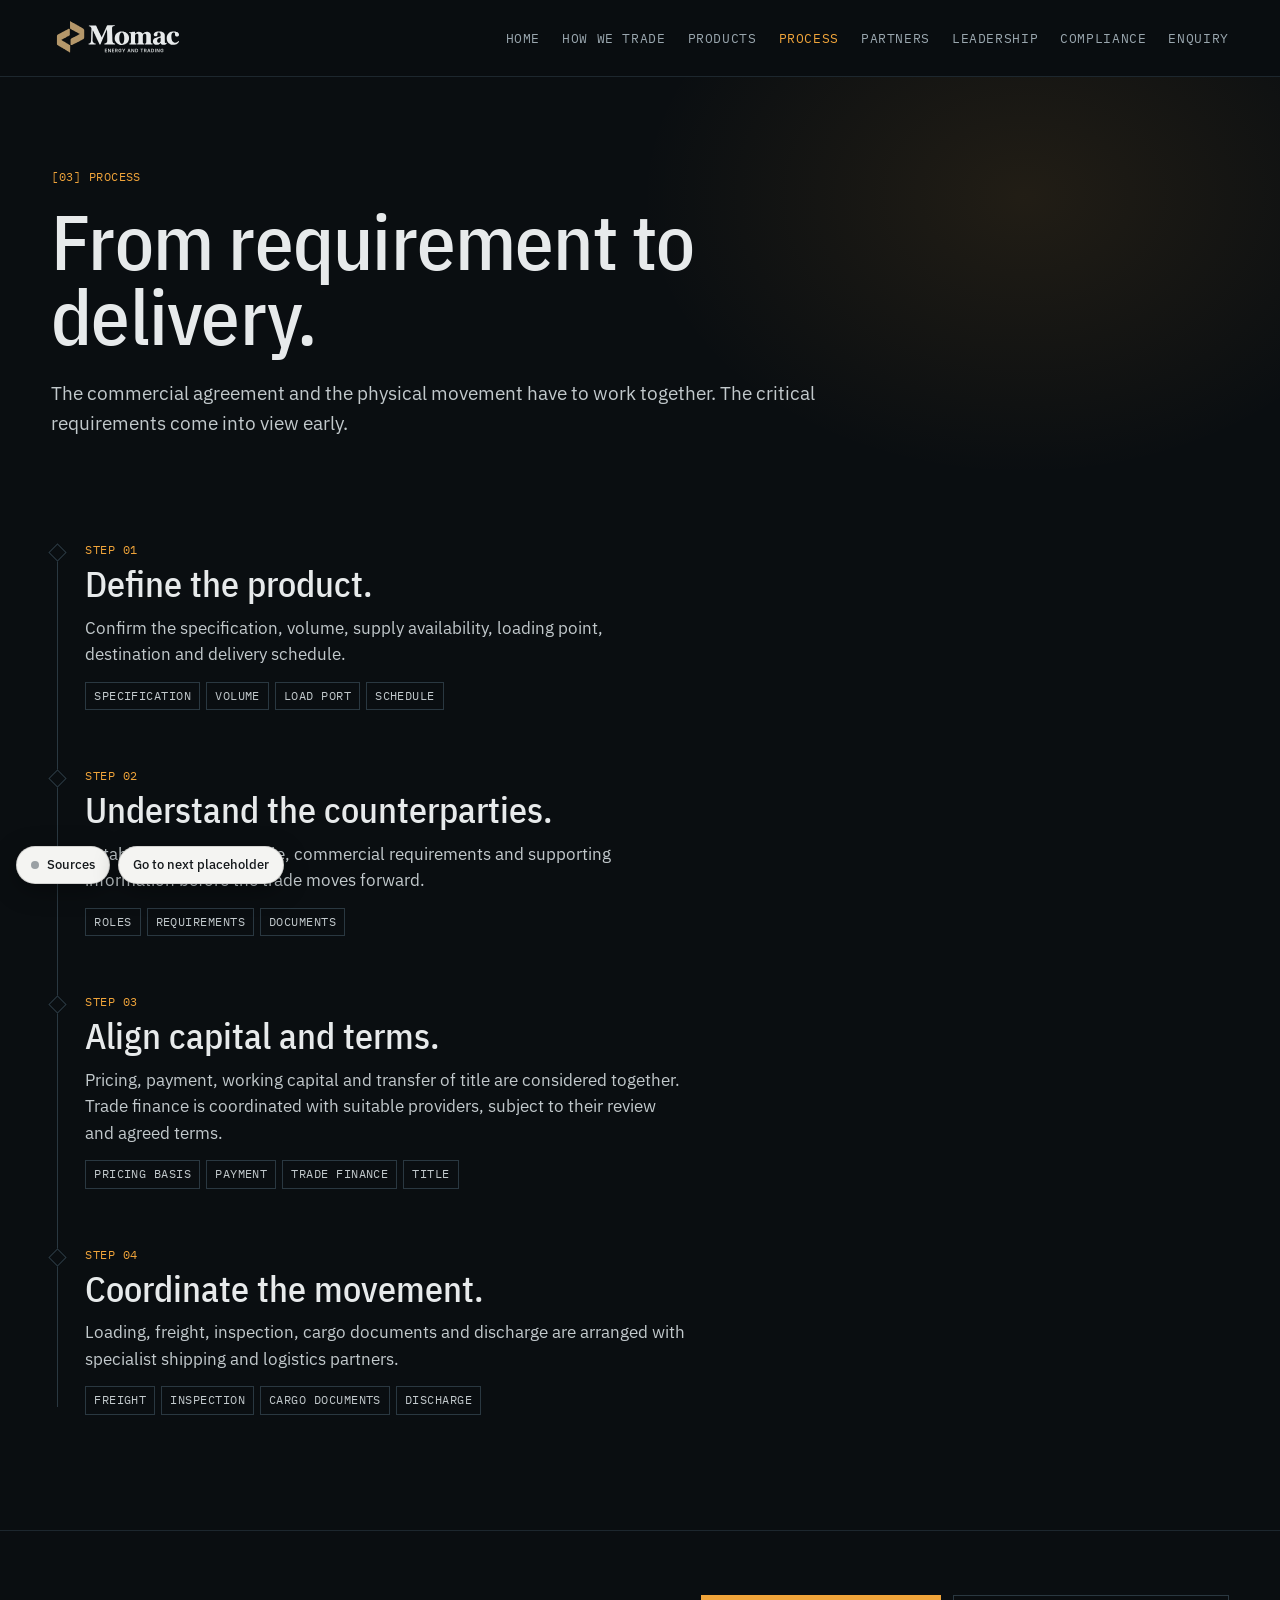
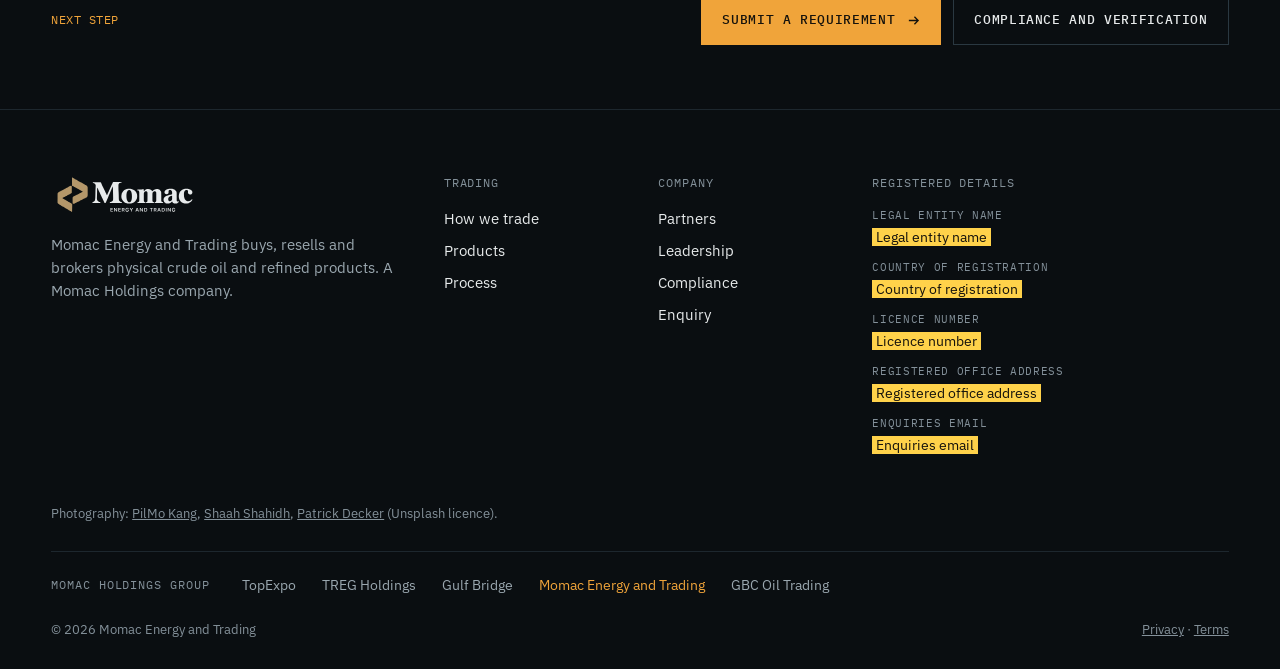
<file: process/index.html>
<!doctype html>
<html lang="en" class="no-js" data-mode="preview">
<head>
<meta charset="utf-8">
<meta name="viewport" content="width=device-width, initial-scale=1">
<title>Process | Momac Energy and Trading</title>
<meta name="description" content="Four steps from requirement to delivery: define the product, understand the counterparties, align capital and terms, coordinate the movement.">
<meta name="robots" content="noindex">
<link rel="canonical" href="https://momacenergytrading.com/process/">
<link rel="icon" type="image/svg+xml" href="../assets/img/momac-energy-light.svg">
<link rel="stylesheet" href="../assets/site.css">
<script>document.documentElement.className='js';</script>
<script src="../assets/site.js" defer></script>
</head>
<body class="page-process">
<a class="skip" href="#main">Skip to content</a>
<header class="site">
<div class="wrap hbar">
<a class="brand" href="../"><img src="../assets/img/momac-energy-light.svg" alt="Momac Energy and Trading" width="134" height="40"></a>
<nav class="main" id="site-nav" aria-label="Main"><a href="../">Home</a><a href="../how-we-trade/">How we trade</a><a href="../products/">Products</a><a href="../process/" aria-current="page">Process</a><a href="../partners/">Partners</a><a href="../leadership/">Leadership</a><a href="../compliance/">Compliance</a><a href="../enquiry/">Enquiry</a></nav>
<a class="hcomp" href="../compliance/">Compliance</a>
<button class="navbtn" id="nav-toggle" type="button" aria-expanded="false" aria-controls="site-nav" aria-label="Menu"><span></span><span></span></button>
</div>
</header>
<main id="main">
<section class="page-head">
<div class="wrap">
<span class="idx">[03] Process</span>
<h1 class="h1">From requirement to delivery.</h1>
<p class="lead">The commercial agreement and the physical movement have to work together. The critical requirements come into view early.</p>
</div>
</section>
<section class="sec tight">
<div class="wrap">
<div class="psteps-wrap"><i class="bar" id="pbar" aria-hidden="true"></i><ol class="psteps" id="psteps"><li><span class="idx">Step 01</span><div data-fact="process_step_1" data-src="Momac Energy and Trading preview site, &#x27;From requirement to delivery&#x27;"><h2 class="h3">Define the product.</h2><p>Confirm the specification, volume, supply availability, loading point, destination and delivery schedule.</p></div><div class="chips"><span>Specification</span><span>Volume</span><span>Load port</span><span>Schedule</span></div></li><li><span class="idx">Step 02</span><div data-fact="process_step_2" data-src="Momac Energy and Trading preview site, &#x27;From requirement to delivery&#x27;"><h2 class="h3">Understand the counterparties.</h2><p>Establish each party&#x27;s role, commercial requirements and supporting information before the trade moves forward.</p></div><div class="chips"><span>Roles</span><span>Requirements</span><span>Documents</span></div></li><li><span class="idx">Step 03</span><div data-fact="process_step_3" data-src="Momac Energy and Trading preview site, &#x27;From requirement to delivery&#x27;"><h2 class="h3">Align capital and terms.</h2><p>Pricing, payment, working capital and transfer of title are considered together. Trade finance is coordinated with suitable providers, subject to their review and agreed terms.</p></div><div class="chips"><span>Pricing basis</span><span>Payment</span><span>Trade finance</span><span>Title</span></div></li><li><span class="idx">Step 04</span><div data-fact="process_step_4" data-src="Momac Energy and Trading preview site, &#x27;From requirement to delivery&#x27;"><h2 class="h3">Coordinate the movement.</h2><p>Loading, freight, inspection, cargo documents and discharge are arranged with specialist shipping and logistics partners.</p></div><div class="chips"><span>Freight</span><span>Inspection</span><span>Cargo documents</span><span>Discharge</span></div></li></ol></div>
</div>
</section>
<section class="cta-strip">
<div class="wrap cta-in">
<span class="idx">Next step</span>
<div class="hero-cta"><a class="btn" href="../enquiry/">Submit a requirement <svg viewBox="0 0 14 14" aria-hidden="true"><path d="M2 7h10M8 3l4 4-4 4" fill="none" stroke="currentColor" stroke-width="1.4"/></svg></a><a class="btn ghost" href="../compliance/">Compliance and verification</a></div>
</div>
</section>
</main>
<footer class="site">
<div class="wrap">
<div class="f-top">
<div><img src="../assets/img/momac-energy-light.svg" alt="Momac Energy and Trading" width="148" height="44"><p>Momac Energy and Trading buys, resells and brokers physical crude oil and refined products. A Momac Holdings company.</p></div>
<div><h2 class="fh">Trading</h2><ul><li><a href="../how-we-trade/">How we trade</a></li><li><a href="../products/">Products</a></li><li><a href="../process/">Process</a></li></ul></div>
<div><h2 class="fh">Company</h2><ul><li><a href="../partners/">Partners</a></li><li><a href="../leadership/">Leadership</a></li><li><a href="../compliance/">Compliance</a></li><li><a href="../enquiry/">Enquiry</a></li></ul></div>
<div><h2 class="fh">Registered details</h2><dl class="entity"><div><dt>Legal entity name</dt><dd><span class="tbd" data-tbd="Legal entity name">Legal entity name</span></dd></div><div><dt>Country of registration</dt><dd><span class="tbd" data-tbd="Country of registration">Country of registration</span></dd></div><div><dt>Licence number</dt><dd><span class="tbd" data-tbd="Licence number">Licence number</span></dd></div><div><dt>Registered office address</dt><dd><span class="tbd" data-tbd="Registered office address">Registered office address</span></dd></div><div><dt>Enquiries email</dt><dd><span class="tbd" data-tbd="Enquiries email">Enquiries email</span></dd></div></dl></div>
</div>
<p class="credit" id="photo-credits">Photography: <a href="https://unsplash.com/photos/H72SCCTZPE8" rel="noopener">PilMo Kang</a>, <a href="https://unsplash.com/photos/aerial-photography-of-tanker-ship--subrrYxv8A" rel="noopener">Shaah Shahidh</a>, <a href="https://unsplash.com/photos/0tEV0DLlj0s" rel="noopener">Patrick Decker</a> (Unsplash licence).</p>
<div class="group"><span class="lab">Momac Holdings group</span><span>TopExpo</span><a href="https://tregholdings.com" rel="noopener">TREG Holdings</a><span>Gulf Bridge</span><a class="self" href="../">Momac Energy and Trading</a><span>GBC Oil Trading</span></div>
<div class="f-bot"><span>© 2026 Momac Energy and Trading</span><span><a href="../privacy/">Privacy</a> · <a href="../terms/">Terms</a></span></div>
</div>
</footer>
<div class="review" id="review">
<div class="review-panel" id="review-panel" hidden><p class="review-title">Preview, not published</p><p><b data-count="facts">0</b> facts carry a source. Hover or focus a highlighted fact to read it.</p><p><b data-count="gaps">0</b> placeholders still need approved content.</p></div>
<button type="button" class="review-btn" id="sources-toggle" aria-pressed="false" aria-controls="review-panel"><span class="dot" aria-hidden="true"></span>Sources</button>
<button type="button" class="review-btn" id="next-placeholder">Go to next placeholder</button>
<div class="review-tip" id="review-tip" role="tooltip" hidden data-prefix="Source: "></div>
</div>
</body>
</html>
</file>
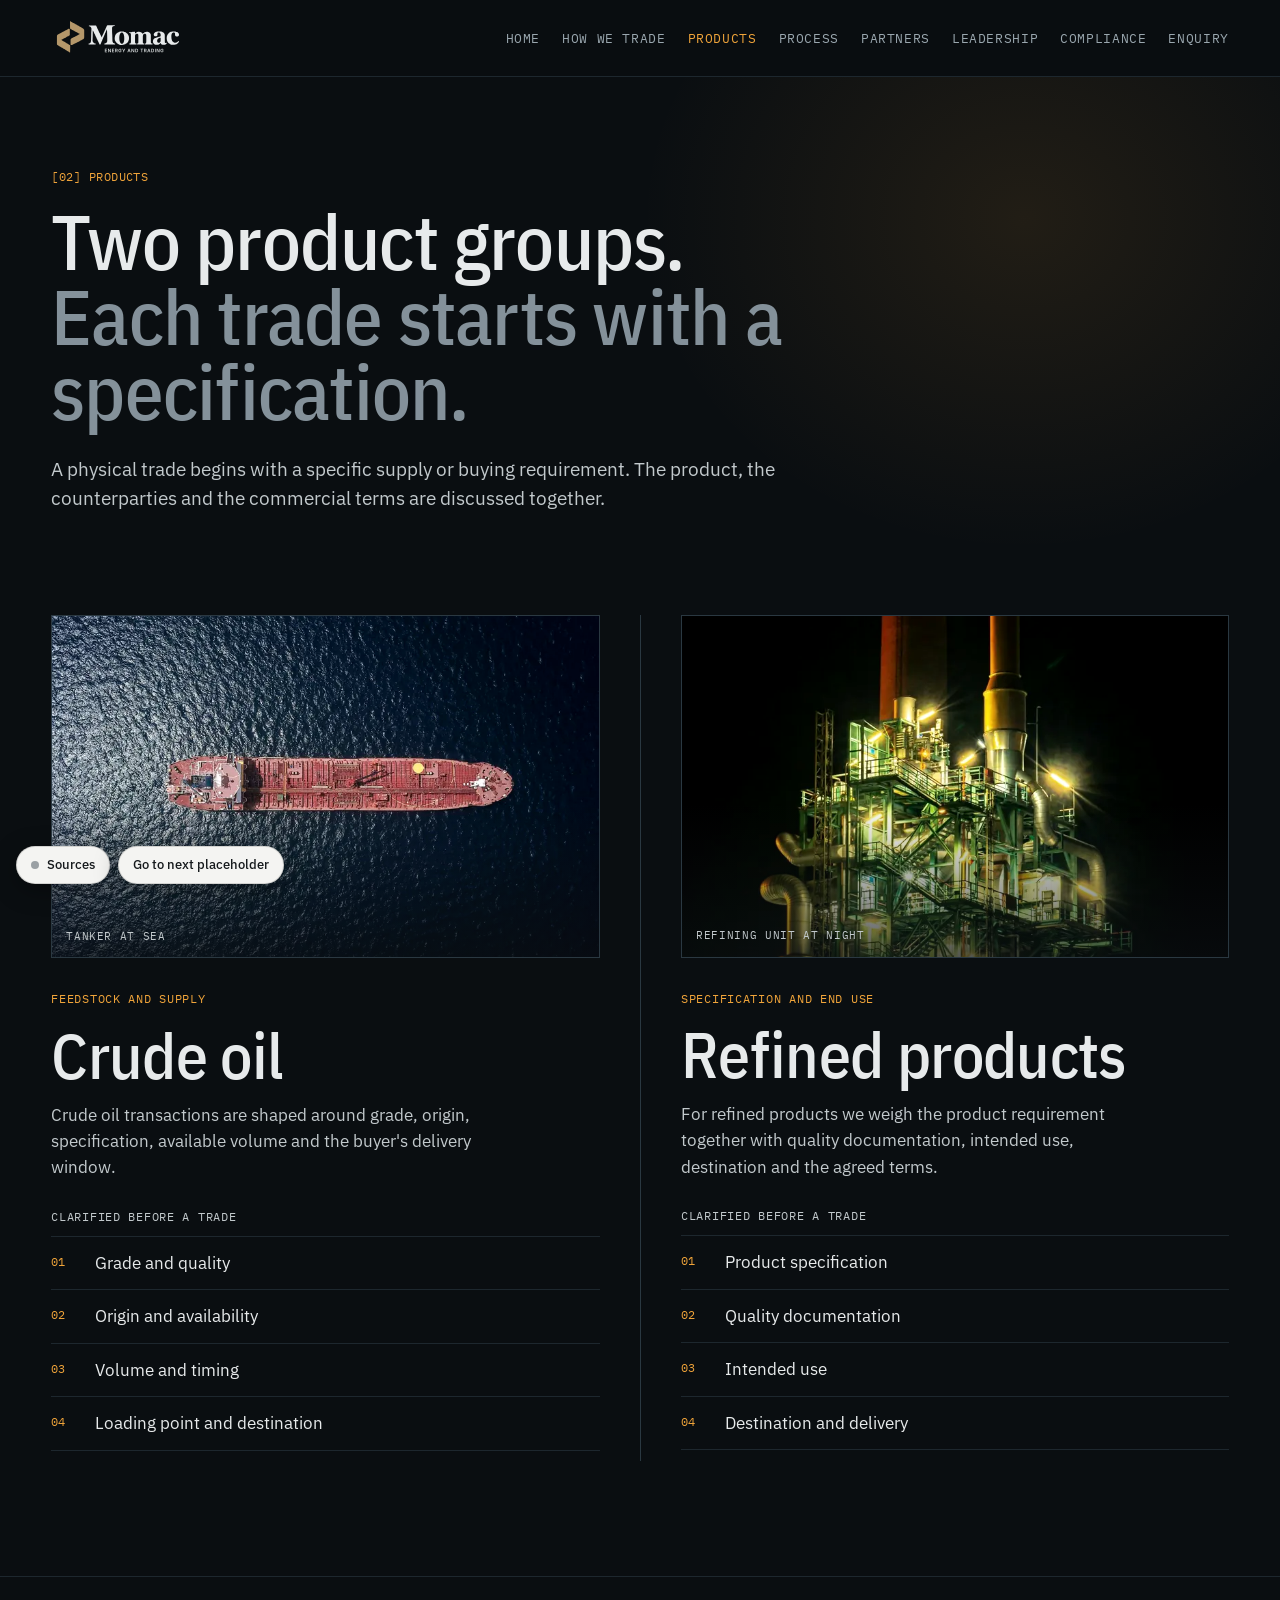
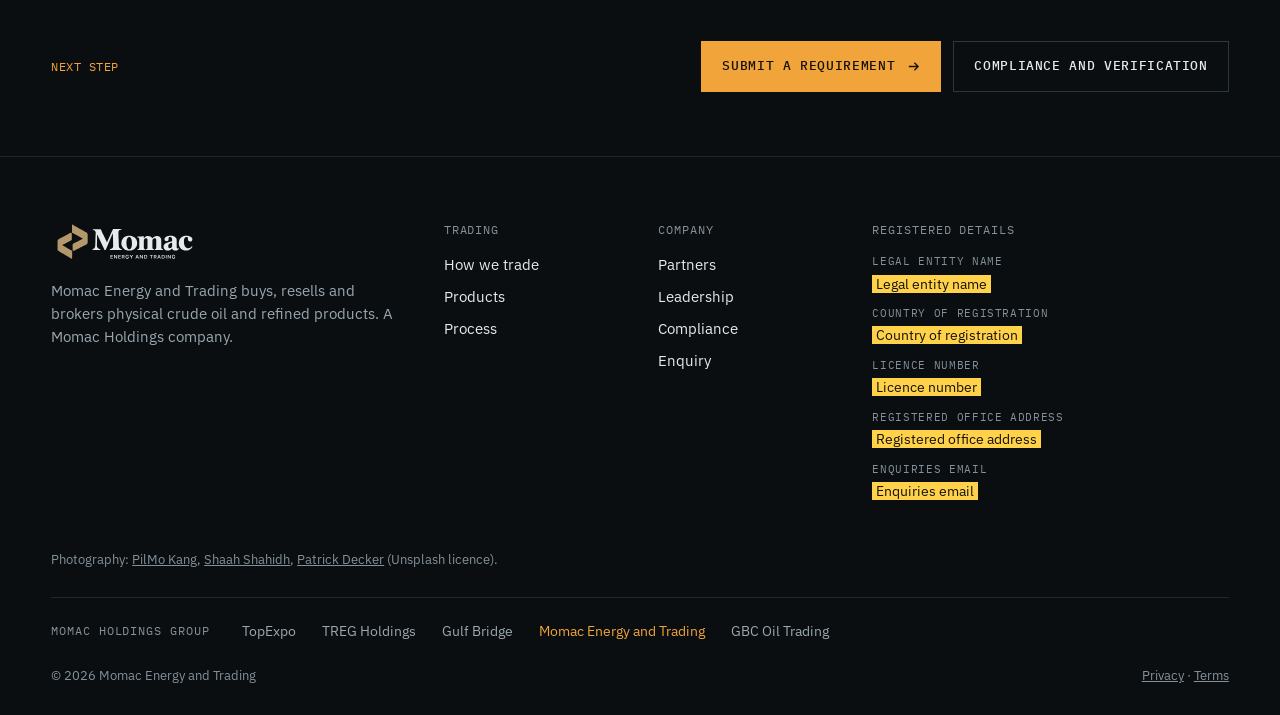
<file: products/index.html>
<!doctype html>
<html lang="en" class="no-js" data-mode="preview">
<head>
<meta charset="utf-8">
<meta name="viewport" content="width=device-width, initial-scale=1">
<title>Products | Momac Energy and Trading</title>
<meta name="description" content="Two product groups, crude oil and refined products. Each trade starts with a specification.">
<meta name="robots" content="noindex">
<link rel="canonical" href="https://momacenergytrading.com/products/">
<link rel="icon" type="image/svg+xml" href="../assets/img/momac-energy-light.svg">
<link rel="stylesheet" href="../assets/site.css">
<script>document.documentElement.className='js';</script>
<script src="../assets/site.js" defer></script>
</head>
<body class="page-products">
<a class="skip" href="#main">Skip to content</a>
<header class="site">
<div class="wrap hbar">
<a class="brand" href="../"><img src="../assets/img/momac-energy-light.svg" alt="Momac Energy and Trading" width="134" height="40"></a>
<nav class="main" id="site-nav" aria-label="Main"><a href="../">Home</a><a href="../how-we-trade/">How we trade</a><a href="../products/" aria-current="page">Products</a><a href="../process/">Process</a><a href="../partners/">Partners</a><a href="../leadership/">Leadership</a><a href="../compliance/">Compliance</a><a href="../enquiry/">Enquiry</a></nav>
<a class="hcomp" href="../compliance/">Compliance</a>
<button class="navbtn" id="nav-toggle" type="button" aria-expanded="false" aria-controls="site-nav" aria-label="Menu"><span></span><span></span></button>
</div>
</header>
<main id="main">
<section class="page-head">
<div class="wrap">
<span class="idx">[02] Products</span>
<h1 class="h1">Two product groups. <span class="dim">Each trade starts with a specification.</span></h1>
<p class="lead">A physical trade begins with a specific supply or buying requirement. The product, the counterparties and the commercial terms are discussed together.</p>
</div>
</section>
<section class="sec tight">
<div class="wrap prods"><article class="prod" aria-labelledby="h-crude"><div class="prod-ph"><picture><source type="image/webp" srcset="../assets/img/me-tanker-aerial-800.webp 800w, ../assets/img/me-tanker-aerial-1600.webp 1600w" sizes="(max-width: 860px) 100vw, 50vw"><img src="../assets/img/me-tanker-aerial-800.jpg" srcset="../assets/img/me-tanker-aerial-800.jpg 800w, ../assets/img/me-tanker-aerial-1600.jpg 1600w" sizes="(max-width: 860px) 100vw, 50vw" alt="Aerial view of a tanker at sea" width="1600" height="1200" data-fact="photo-me-tanker-aerial" data-src="Photo: Shaah Shahidh, Unsplash, https://unsplash.com/photos/aerial-photography-of-tanker-ship--subrrYxv8A" decoding="async" loading="lazy"></picture><span aria-hidden="true">Tanker at sea</span></div><span class="tag a">Feedstock and supply</span><h2 class="ph" id="h-crude">Crude oil</h2><p data-fact="crude_intro" data-src="Momac Energy and Trading preview site, product descriptions">Crude oil transactions are shaped around grade, origin, specification, available volume and the buyer&#x27;s delivery window.</p><p class="tag">Clarified before a trade</p><ul><li><span>01</span>Grade and quality</li><li><span>02</span>Origin and availability</li><li><span>03</span>Volume and timing</li><li><span>04</span>Loading point and destination</li></ul></article><article class="prod" aria-labelledby="h-refined"><div class="prod-ph"><picture><source type="image/webp" srcset="../assets/img/me-refinery-night-800.webp 800w, ../assets/img/me-refinery-night-1100.webp 1100w" sizes="(max-width: 860px) 100vw, 50vw"><img src="../assets/img/me-refinery-night-800.jpg" srcset="../assets/img/me-refinery-night-800.jpg 800w, ../assets/img/me-refinery-night-1100.jpg 1100w" sizes="(max-width: 860px) 100vw, 50vw" alt="Refinery column lit at night" width="1100" height="1955" data-fact="photo-me-refinery-night" data-src="Photo: Patrick Decker, Unsplash, https://unsplash.com/photos/0tEV0DLlj0s" decoding="async" loading="lazy"></picture><span aria-hidden="true">Refining unit at night</span></div><span class="tag a">Specification and end use</span><h2 class="ph" id="h-refined">Refined products</h2><p data-fact="refined_intro" data-src="Momac Energy and Trading preview site, product descriptions">For refined products we weigh the product requirement together with quality documentation, intended use, destination and the agreed terms.</p><p class="tag">Clarified before a trade</p><ul><li><span>01</span>Product specification</li><li><span>02</span>Quality documentation</li><li><span>03</span>Intended use</li><li><span>04</span>Destination and delivery</li></ul></article></div>
</section>
<section class="cta-strip">
<div class="wrap cta-in">
<span class="idx">Next step</span>
<div class="hero-cta"><a class="btn" href="../enquiry/">Submit a requirement <svg viewBox="0 0 14 14" aria-hidden="true"><path d="M2 7h10M8 3l4 4-4 4" fill="none" stroke="currentColor" stroke-width="1.4"/></svg></a><a class="btn ghost" href="../compliance/">Compliance and verification</a></div>
</div>
</section>
</main>
<footer class="site">
<div class="wrap">
<div class="f-top">
<div><img src="../assets/img/momac-energy-light.svg" alt="Momac Energy and Trading" width="148" height="44"><p>Momac Energy and Trading buys, resells and brokers physical crude oil and refined products. A Momac Holdings company.</p></div>
<div><h2 class="fh">Trading</h2><ul><li><a href="../how-we-trade/">How we trade</a></li><li><a href="../products/">Products</a></li><li><a href="../process/">Process</a></li></ul></div>
<div><h2 class="fh">Company</h2><ul><li><a href="../partners/">Partners</a></li><li><a href="../leadership/">Leadership</a></li><li><a href="../compliance/">Compliance</a></li><li><a href="../enquiry/">Enquiry</a></li></ul></div>
<div><h2 class="fh">Registered details</h2><dl class="entity"><div><dt>Legal entity name</dt><dd><span class="tbd" data-tbd="Legal entity name">Legal entity name</span></dd></div><div><dt>Country of registration</dt><dd><span class="tbd" data-tbd="Country of registration">Country of registration</span></dd></div><div><dt>Licence number</dt><dd><span class="tbd" data-tbd="Licence number">Licence number</span></dd></div><div><dt>Registered office address</dt><dd><span class="tbd" data-tbd="Registered office address">Registered office address</span></dd></div><div><dt>Enquiries email</dt><dd><span class="tbd" data-tbd="Enquiries email">Enquiries email</span></dd></div></dl></div>
</div>
<p class="credit" id="photo-credits">Photography: <a href="https://unsplash.com/photos/H72SCCTZPE8" rel="noopener">PilMo Kang</a>, <a href="https://unsplash.com/photos/aerial-photography-of-tanker-ship--subrrYxv8A" rel="noopener">Shaah Shahidh</a>, <a href="https://unsplash.com/photos/0tEV0DLlj0s" rel="noopener">Patrick Decker</a> (Unsplash licence).</p>
<div class="group"><span class="lab">Momac Holdings group</span><span>TopExpo</span><a href="https://tregholdings.com" rel="noopener">TREG Holdings</a><span>Gulf Bridge</span><a class="self" href="../">Momac Energy and Trading</a><span>GBC Oil Trading</span></div>
<div class="f-bot"><span>© 2026 Momac Energy and Trading</span><span><a href="../privacy/">Privacy</a> · <a href="../terms/">Terms</a></span></div>
</div>
</footer>
<div class="review" id="review">
<div class="review-panel" id="review-panel" hidden><p class="review-title">Preview, not published</p><p><b data-count="facts">0</b> facts carry a source. Hover or focus a highlighted fact to read it.</p><p><b data-count="gaps">0</b> placeholders still need approved content.</p></div>
<button type="button" class="review-btn" id="sources-toggle" aria-pressed="false" aria-controls="review-panel"><span class="dot" aria-hidden="true"></span>Sources</button>
<button type="button" class="review-btn" id="next-placeholder">Go to next placeholder</button>
<div class="review-tip" id="review-tip" role="tooltip" hidden data-prefix="Source: "></div>
</div>
</body>
</html>
</file>
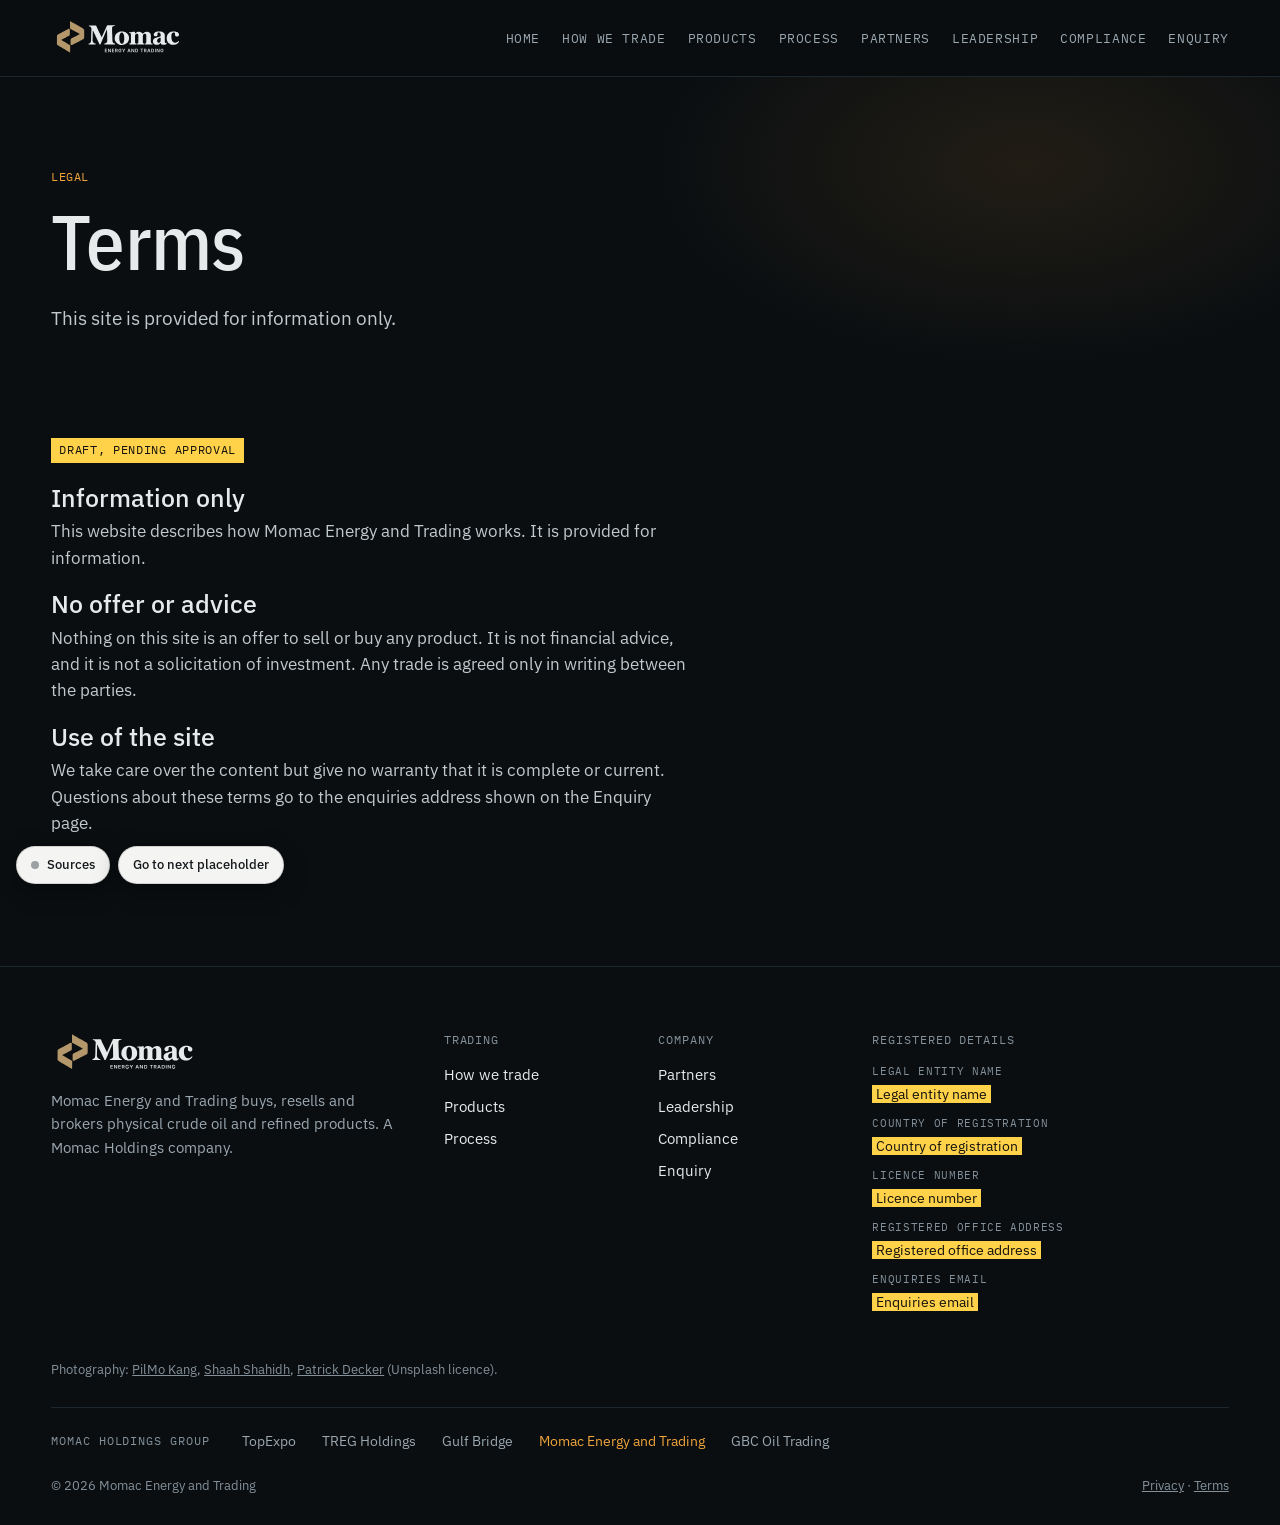
<file: terms/index.html>
<!doctype html>
<html lang="en" class="no-js" data-mode="preview">
<head>
<meta charset="utf-8">
<meta name="viewport" content="width=device-width, initial-scale=1">
<title>Terms | Momac Energy and Trading</title>
<meta name="description" content="This site is provided for information. It is not an offer, financial advice or a solicitation of investment.">
<meta name="robots" content="noindex">
<link rel="canonical" href="https://momacenergytrading.com/terms/">
<link rel="icon" type="image/svg+xml" href="../assets/img/momac-energy-light.svg">
<link rel="stylesheet" href="../assets/site.css">
<script>document.documentElement.className='js';</script>
<script src="../assets/site.js" defer></script>
</head>
<body class="page-terms">
<a class="skip" href="#main">Skip to content</a>
<header class="site">
<div class="wrap hbar">
<a class="brand" href="../"><img src="../assets/img/momac-energy-light.svg" alt="Momac Energy and Trading" width="134" height="40"></a>
<nav class="main" id="site-nav" aria-label="Main"><a href="../">Home</a><a href="../how-we-trade/">How we trade</a><a href="../products/">Products</a><a href="../process/">Process</a><a href="../partners/">Partners</a><a href="../leadership/">Leadership</a><a href="../compliance/">Compliance</a><a href="../enquiry/">Enquiry</a></nav>
<a class="hcomp" href="../compliance/">Compliance</a>
<button class="navbtn" id="nav-toggle" type="button" aria-expanded="false" aria-controls="site-nav" aria-label="Menu"><span></span><span></span></button>
</div>
</header>
<main id="main">
<section class="page-head">
<div class="wrap">
<span class="idx">Legal</span>
<h1 class="h1">Terms</h1>
<p class="lead">This site is provided for information only.</p>
</div>
</section>
<section class="sec tight">
<div class="wrap">
<p class="draft-tag">Draft, pending approval</p><div class="prose" data-fact="draft_terms" data-src="Draft by Claude, pending approval by Mohammed Qadoumi and Robin Yeung"><h2>Information only</h2><p>This website describes how Momac Energy and Trading works. It is provided for information.</p><h2>No offer or advice</h2><p>Nothing on this site is an offer to sell or buy any product. It is not financial advice, and it is not a solicitation of investment. Any trade is agreed only in writing between the parties.</p><h2>Use of the site</h2><p>We take care over the content but give no warranty that it is complete or current. Questions about these terms go to the enquiries address shown on the Enquiry page.</p></div>
</div>
</section>
</main>
<footer class="site">
<div class="wrap">
<div class="f-top">
<div><img src="../assets/img/momac-energy-light.svg" alt="Momac Energy and Trading" width="148" height="44"><p>Momac Energy and Trading buys, resells and brokers physical crude oil and refined products. A Momac Holdings company.</p></div>
<div><h2 class="fh">Trading</h2><ul><li><a href="../how-we-trade/">How we trade</a></li><li><a href="../products/">Products</a></li><li><a href="../process/">Process</a></li></ul></div>
<div><h2 class="fh">Company</h2><ul><li><a href="../partners/">Partners</a></li><li><a href="../leadership/">Leadership</a></li><li><a href="../compliance/">Compliance</a></li><li><a href="../enquiry/">Enquiry</a></li></ul></div>
<div><h2 class="fh">Registered details</h2><dl class="entity"><div><dt>Legal entity name</dt><dd><span class="tbd" data-tbd="Legal entity name">Legal entity name</span></dd></div><div><dt>Country of registration</dt><dd><span class="tbd" data-tbd="Country of registration">Country of registration</span></dd></div><div><dt>Licence number</dt><dd><span class="tbd" data-tbd="Licence number">Licence number</span></dd></div><div><dt>Registered office address</dt><dd><span class="tbd" data-tbd="Registered office address">Registered office address</span></dd></div><div><dt>Enquiries email</dt><dd><span class="tbd" data-tbd="Enquiries email">Enquiries email</span></dd></div></dl></div>
</div>
<p class="credit" id="photo-credits">Photography: <a href="https://unsplash.com/photos/H72SCCTZPE8" rel="noopener">PilMo Kang</a>, <a href="https://unsplash.com/photos/aerial-photography-of-tanker-ship--subrrYxv8A" rel="noopener">Shaah Shahidh</a>, <a href="https://unsplash.com/photos/0tEV0DLlj0s" rel="noopener">Patrick Decker</a> (Unsplash licence).</p>
<div class="group"><span class="lab">Momac Holdings group</span><span>TopExpo</span><a href="https://tregholdings.com" rel="noopener">TREG Holdings</a><span>Gulf Bridge</span><a class="self" href="../">Momac Energy and Trading</a><span>GBC Oil Trading</span></div>
<div class="f-bot"><span>© 2026 Momac Energy and Trading</span><span><a href="../privacy/">Privacy</a> · <a href="../terms/">Terms</a></span></div>
</div>
</footer>
<div class="review" id="review">
<div class="review-panel" id="review-panel" hidden><p class="review-title">Preview, not published</p><p><b data-count="facts">0</b> facts carry a source. Hover or focus a highlighted fact to read it.</p><p><b data-count="gaps">0</b> placeholders still need approved content.</p></div>
<button type="button" class="review-btn" id="sources-toggle" aria-pressed="false" aria-controls="review-panel"><span class="dot" aria-hidden="true"></span>Sources</button>
<button type="button" class="review-btn" id="next-placeholder">Go to next placeholder</button>
<div class="review-tip" id="review-tip" role="tooltip" hidden data-prefix="Source: "></div>
</div>
</body>
</html>
</file>
<file: assets/site.css>
/* Momac Energy and Trading. Design base: group-websites/momac-energy mockup
   (graphite, amber, mono labels). Fonts: IBM Plex, SIL Open Font License. */
@font-face { font-family: 'Plex Cond'; src: url(fonts/ibm-plex-sans-condensed-latin-400-normal.woff2) format('woff2'); font-weight: 400; font-display: swap; }
@font-face { font-family: 'Plex Cond'; src: url(fonts/ibm-plex-sans-condensed-latin-500-normal.woff2) format('woff2'); font-weight: 500; font-display: swap; }
@font-face { font-family: 'Plex Cond'; src: url(fonts/ibm-plex-sans-condensed-latin-600-normal.woff2) format('woff2'); font-weight: 600; font-display: swap; }
@font-face { font-family: 'Plex Sans'; src: url(fonts/ibm-plex-sans-latin-400-normal.woff2) format('woff2'); font-weight: 400; font-display: swap; }
@font-face { font-family: 'Plex Sans'; src: url(fonts/ibm-plex-sans-latin-500-normal.woff2) format('woff2'); font-weight: 500; font-display: swap; }
@font-face { font-family: 'Plex Mono'; src: url(fonts/ibm-plex-mono-latin-400-normal.woff2) format('woff2'); font-weight: 400; font-display: swap; }
@font-face { font-family: 'Plex Mono'; src: url(fonts/ibm-plex-mono-latin-500-normal.woff2) format('woff2'); font-weight: 500; font-display: swap; }

:root {
  --bg: #0A0E11;
  --bg-2: #0F1519;
  --bg-3: #151D22;
  --line: #1D272E;
  --line-2: #2A3841;
  --text: #E7EAEB;
  --text-2: #C2C9CC;
  --mist: #9AA7AF;
  --muted: #84919A;
  --amber: #F0A43A;
  --amber-2: #FFC46B;
  --amber-dk: #9C6A1F;
  --steel: #8EB4CB;
  --tbd: #FFD24A;
  --cond: 'Plex Cond', 'Arial Narrow', Arial, sans-serif;
  --sans: 'Plex Sans', 'Helvetica Neue', Arial, sans-serif;
  --mono: 'Plex Mono', ui-monospace, Menlo, monospace;
  --gut: clamp(16px, 4vw, 60px);
  --max: 1380px;
  --hh: 76px;
}
*, *::before, *::after { box-sizing: border-box; }
html { scroll-behavior: smooth; -webkit-text-size-adjust: 100%; }
body { margin: 0; background: var(--bg); color: var(--text); font: 400 16.5px/1.6 var(--sans); -webkit-font-smoothing: antialiased; overflow-wrap: break-word; }
img { display: block; max-width: 100%; height: auto; }
picture { display: block; }
a { color: inherit; }
button { font: inherit; color: inherit; }
:focus-visible { outline: 2px solid var(--amber); outline-offset: 3px; }
[hidden] { display: none !important; }
.wrap { max-width: var(--max); margin: 0 auto; padding: 0 var(--gut); }
.tag { font-family: var(--mono); font-size: 12px; letter-spacing: .06em; text-transform: uppercase; color: var(--muted); }
.tag.a { color: var(--amber); }
.idx { display: block; font-family: var(--mono); font-size: 12px; color: var(--amber); letter-spacing: .04em; text-transform: uppercase; }
h1, h2, h3 { margin: 0; font-weight: 500; }
.dim { color: var(--muted); }
.h1 { font-family: var(--cond); font-weight: 500; font-size: clamp(40px, 6vw, 92px); line-height: .98; letter-spacing: -.01em; margin: 18px 0 24px; max-width: 18ch; }
.h3 { font-family: var(--cond); font-weight: 500; font-size: clamp(28px, 2.8vw, 40px); line-height: 1.05; margin: 6px 0 12px; }
.lead { font-size: clamp(18px, 1.5vw, 21px); line-height: 1.55; color: var(--text-2); max-width: 40em; margin: 0; }
.btn { display: inline-flex; align-items: center; gap: 12px; padding: 14px 20px; background: var(--amber); color: #15120C; border: 1px solid var(--amber); text-decoration: none; font-family: var(--mono); font-size: 13px; letter-spacing: .05em; text-transform: uppercase; font-weight: 500; cursor: pointer; transition: background .2s, border-color .2s, color .2s; }
.btn:hover { background: var(--amber-2); border-color: var(--amber-2); }
.btn.ghost { background: transparent; color: var(--text); border-color: var(--line-2); }
.btn.ghost:hover { border-color: var(--amber); color: var(--amber); }
.btn.sm { padding: 10px 14px; }
.btn svg { width: 13px; height: 13px; flex: none; }

.skip { position: absolute; left: 12px; top: -60px; z-index: 100; padding: 10px 14px; background: var(--amber); color: #15120C; }
.skip:focus { top: 12px; }

/* Header */
header.site { position: sticky; top: 0; z-index: 50; background: rgba(10,14,17,.97); border-bottom: 1px solid var(--line); }
.hbar { display: flex; align-items: center; justify-content: space-between; gap: 24px; height: var(--hh); }
.brand { flex: none; }
.brand img { height: 40px; width: auto; }
nav.main { display: flex; gap: 22px; flex-wrap: nowrap; }
nav.main a { text-decoration: none; font-family: var(--mono); font-size: 12.5px; letter-spacing: .05em; text-transform: uppercase; color: var(--mist); padding: 6px 0; white-space: nowrap; transition: color .2s; }
nav.main a:hover, nav.main a[aria-current="page"] { color: var(--amber); }
.hcomp { display: none; font-family: var(--mono); font-size: 12px; letter-spacing: .05em; text-transform: uppercase; color: var(--amber); text-decoration: none; padding: 8px 0; margin-left: auto; }
.navbtn { display: none; background: none; border: 0; padding: 10px; cursor: pointer; }
.navbtn span { display: block; width: 22px; height: 1.5px; background: var(--text); margin: 5px 0; }
@media (max-width: 1180px) {
  .hbar { gap: 14px; }
  nav.main { position: fixed; left: 0; right: 0; top: var(--hh); flex-direction: column; gap: 0; padding: 8px var(--gut) 24px; background: var(--bg); border-bottom: 1px solid var(--line); max-height: calc(100vh - var(--hh)); overflow-y: auto; visibility: hidden; transform: translateY(-8px); opacity: 0; transition: opacity .25s, transform .25s, visibility 0s .25s; }
  nav.main a { font-size: 16px; padding: 12px 0; border-bottom: 1px solid var(--line); }
  html.nav-open nav.main { visibility: visible; transform: none; opacity: 1; transition: opacity .25s, transform .25s; }
  .navbtn { display: block; }
  .hcomp { display: inline-block; }
  html.no-js nav.main { position: static; visibility: visible; opacity: 1; transform: none; }
}
@media (max-width: 1180px) { html.no-js .hbar { height: auto; flex-wrap: wrap; padding-top: 12px; padding-bottom: 12px; } html.no-js .navbtn, html.no-js .hcomp { display: none; } }

/* Home hero */
.hero { position: relative; padding: clamp(48px, 7vw, 100px) 0 clamp(70px, 9vw, 130px); border-bottom: 1px solid var(--line); overflow: hidden; }
.hero::before { z-index: 1; content: ''; position: absolute; inset: 0; background-image: linear-gradient(var(--line) 1px, transparent 1px), linear-gradient(90deg, var(--line) 1px, transparent 1px); background-size: 92px 92px; mask-image: radial-gradient(70% 80% at 70% 40%, #000 20%, transparent 80%); -webkit-mask-image: radial-gradient(70% 80% at 70% 40%, #000 20%, transparent 80%); opacity: .45; pointer-events: none; }
.hero-photo { position: absolute; inset: 0; z-index: 0; }
.hero-photo picture, .hero-photo img { width: 100%; height: 100%; }
.hero-photo img { object-fit: cover; object-position: 60% 55%; }
.hero-photo::after { pointer-events: none; content: ''; position: absolute; inset: 0; background: linear-gradient(90deg, rgba(10,14,17,.97) 0%, rgba(10,14,17,.9) 38%, rgba(10,14,17,.6) 72%, rgba(10,14,17,.45) 100%), linear-gradient(180deg, rgba(10,14,17,.5) 0%, transparent 30%, transparent 70%, rgba(10,14,17,.95) 100%); }
.hero-grid { position: relative; z-index: 2; display: grid; grid-template-columns: minmax(0, 7fr) minmax(0, 5fr); gap: clamp(32px, 5vw, 80px); align-items: center; }
.hero h1 { font-family: var(--cond); font-weight: 500; font-size: clamp(46px, 7.6vw, 124px); line-height: .92; letter-spacing: -.02em; margin: 20px 0 28px; }
.hero h1 span { color: var(--amber); }
.hero .lead { margin: 0 0 32px; }
.hero-cta { display: flex; gap: 12px; flex-wrap: wrap; }
@media (max-width: 980px) { .hero-grid { grid-template-columns: minmax(0, 1fr); } }

.ticket { background: var(--bg-2); border: 1px solid var(--line-2); font-family: var(--mono); font-size: 13px; position: relative; }
.ticket::before, .ticket::after { content: ''; position: absolute; width: 14px; height: 14px; border: 1px solid var(--amber); }
.ticket::before { left: -1px; top: -1px; border-right: 0; border-bottom: 0; }
.ticket::after { right: -1px; bottom: -1px; border-left: 0; border-top: 0; }
.t-head { display: flex; justify-content: space-between; align-items: center; gap: 12px; padding: 14px 18px; border-bottom: 1px solid var(--line-2); }
.t-head b { font-weight: 500; letter-spacing: .08em; text-transform: uppercase; font-size: 12px; }
.t-head .state { display: inline-flex; gap: 8px; align-items: center; color: var(--muted); font-size: 11.5px; text-transform: uppercase; letter-spacing: .08em; }
.t-tabs { display: flex; border-bottom: 1px solid var(--line-2); }
.t-tabs button { flex: 1; background: transparent; border: 0; padding: 11px 12px; font-family: var(--mono); font-size: 12px; letter-spacing: .06em; text-transform: uppercase; color: var(--muted); cursor: pointer; border-bottom: 2px solid transparent; }
.t-tabs button[aria-pressed="true"] { color: var(--text); border-bottom-color: var(--amber); }
html.no-js .t-tabs { display: none; }
.t-rows { list-style: none; margin: 0; padding: 6px 0; }
.t-rows li { display: grid; grid-template-columns: 104px minmax(0, 1fr) auto; gap: 12px; padding: 9px 18px; border-bottom: 1px dashed var(--line); align-items: baseline; }
.t-rows li:last-child { border-bottom: 0; }
.t-rows .k { color: var(--muted); text-transform: uppercase; font-size: 11.5px; letter-spacing: .06em; }
.t-rows .v { color: var(--text-2); }
.t-rows .s { font-size: 11px; letter-spacing: .06em; text-transform: uppercase; padding: 2px 7px; border: 1px solid var(--line-2); color: var(--muted); }
.t-rows .s.req { color: var(--amber); border-color: var(--amber-dk); }
.t-foot { display: flex; justify-content: space-between; align-items: center; flex-wrap: wrap; gap: 12px; padding: 14px 18px; border-top: 1px solid var(--line-2); }
.t-foot small { color: var(--muted); font-size: 11.5px; }
@media (max-width: 480px) { .t-rows li { grid-template-columns: minmax(0, 1fr) auto; padding: 9px 14px; } .t-rows .k { grid-column: 1 / -1; } }

/* Sections */
section.sec { padding: clamp(64px, 9vw, 130px) 0; border-bottom: 1px solid var(--line); }
section.sec.tight { padding-top: clamp(40px, 5vw, 72px); }
.page-head { padding: clamp(48px, 7vw, 110px) 0 clamp(24px, 3vw, 40px); position: relative; overflow: hidden; }
.page-head::after { content: ''; position: absolute; right: -10%; top: -40%; width: 60%; height: 140%; background: radial-gradient(closest-side, rgba(240,164,58,.10), transparent); pointer-events: none; }
.page-head .wrap { position: relative; z-index: 1; }
.roles2 { display: grid; grid-template-columns: repeat(2, minmax(0, 1fr)); border: 1px solid var(--line-2); margin-top: 28px; }
.role-card { padding: 30px 28px; }
.role-card + .role-card { border-left: 1px solid var(--line-2); }
.role-card p { margin: 0; color: var(--text-2); max-width: 52ch; }
.more { margin: 28px 0 0; }
.duo { display: grid; grid-template-columns: repeat(2, minmax(0, 1fr)); gap: clamp(28px, 5vw, 80px); }
.body { color: var(--text-2); max-width: 58ch; margin: 18px 0 0; }
@media (max-width: 760px) { .roles2, .duo { grid-template-columns: minmax(0, 1fr); } .role-card + .role-card { border-left: 0; border-top: 1px solid var(--line-2); } }
.cta-strip { padding: clamp(40px, 5vw, 64px) 0; border-bottom: 1px solid var(--line); }
.cta-in { display: flex; justify-content: space-between; align-items: center; gap: 20px; flex-wrap: wrap; }

/* How we trade */
.roles-top { display: flex; justify-content: space-between; align-items: center; gap: 16px; flex-wrap: wrap; margin-bottom: 18px; }
.switch { display: inline-flex; flex-wrap: wrap; border: 1px solid var(--line-2); padding: 3px; }
.switch button { background: transparent; border: 0; padding: 10px 18px; font-family: var(--mono); font-size: 12.5px; letter-spacing: .06em; text-transform: uppercase; color: var(--mist); cursor: pointer; transition: background .25s, color .25s; }
.switch button[aria-selected="true"] { background: var(--amber); color: #15120C; }
.switch button:focus-visible { outline-offset: -2px; outline-color: var(--text); }
.flow { border: 1px solid var(--line-2); background: var(--bg-2); position: relative; }
.flow svg { display: block; width: 100%; height: auto; }
/* narrow screens: keep labels readable (about 11px) and scroll inside the box, not the page */
@media (max-width: 920px) { .flow { overflow-x: auto; } .flow svg { width: 900px; max-width: none; } }
.flow .box { fill: var(--bg-3); stroke: var(--line-2); stroke-width: 1.2; }
.flow .box.hot { stroke: var(--amber); }
.flow .bt { font: 500 22px var(--cond); fill: var(--text); letter-spacing: .02em; }
.flow .bs { font: 400 12px var(--mono); fill: var(--mist); letter-spacing: .06em; text-transform: uppercase; }
.flow .bs.hot { fill: var(--amber); }
.flow .rail { stroke: var(--line-2); stroke-width: 1.5; fill: none; transition: opacity .4s; }
.flow .rail.solid { stroke: #4A5C68; }
.flow .rail.dash { stroke: var(--amber-dk); stroke-dasharray: 5 6; animation: dash 1.2s linear infinite; }
@keyframes dash { to { stroke-dashoffset: -22; } }
.flow .tok rect { fill: var(--amber); }
.flow .tok text { font: 500 11px var(--mono); fill: #15120C; letter-spacing: .08em; }
.flow #momacG { transition: transform .8s cubic-bezier(.4,.1,.2,1); }
.panels { border: 1px solid var(--line-2); border-top: 0; }
.panel { padding: 28px; }
.panel p { margin: 0 0 20px; color: var(--text-2); max-width: 64ch; }
.kv { margin: 0; font-family: var(--mono); font-size: 12.5px; letter-spacing: .04em; text-transform: uppercase; }
.kv div { display: flex; gap: 16px; flex-wrap: wrap; border-top: 1px solid var(--line); padding-top: 14px; }
.kv dt { color: var(--muted); }
.kv dd { margin: 0; color: var(--amber); }
html.no-js .panel + .panel { border-top: 1px solid var(--line-2); }

/* Products */
.prods { display: grid; grid-template-columns: repeat(2, minmax(0, 1fr)); }
.prod { padding: 0 40px 10px 0; }
.prod + .prod { padding-left: 40px; padding-right: 0; border-left: 1px solid var(--line-2); }
.prod-ph { position: relative; aspect-ratio: 16 / 10; overflow: hidden; margin-bottom: 26px; border: 1px solid var(--line-2); }
.prod-ph picture, .prod-ph img { width: 100%; height: 100%; }
.prod-ph img { object-fit: cover; object-position: center 40%; filter: saturate(.92) contrast(1.04); }
.prod-ph::after { content: ''; position: absolute; inset: 0; background: linear-gradient(180deg, transparent 55%, rgba(10,14,17,.7)); }
.prod-ph span { position: absolute; z-index: 1; left: 14px; bottom: 12px; font-family: var(--mono); font-size: 11px; letter-spacing: .06em; text-transform: uppercase; color: var(--text-2); }
.ph { font-family: var(--cond); font-weight: 500; font-size: clamp(40px, 5vw, 72px); line-height: .95; letter-spacing: -.01em; margin: 14px 0 16px; }
.prod > p { color: var(--text-2); max-width: 48ch; margin: 0 0 26px; }
.prod > p.tag { margin: 0 0 10px; }
.prod ul { list-style: none; margin: 0; padding: 0; border-top: 1px solid var(--line); }
.prod li { display: grid; grid-template-columns: 34px minmax(0, 1fr); gap: 10px; padding: 13px 0; border-bottom: 1px solid var(--line); }
.prod li span { font-family: var(--mono); font-size: 11.5px; color: var(--amber); padding-top: 3px; }
@media (max-width: 860px) { .prods { grid-template-columns: minmax(0, 1fr); } .prod, .prod + .prod { padding: 0 0 10px; border-left: 0; } .prod + .prod { margin-top: 40px; padding-top: 40px; border-top: 1px solid var(--line-2); } }

/* Process */
.psteps-wrap { position: relative; padding-left: 34px; max-width: 880px; }
.psteps-wrap::before { content: ''; position: absolute; left: 6px; top: 8px; bottom: 8px; width: 1px; background: var(--line-2); }
.psteps-wrap .bar { position: absolute; left: 5.5px; top: 8px; width: 2px; height: 0; background: var(--amber); transition: height .15s linear; }
.psteps { list-style: none; margin: 0; padding: 0; }
.psteps li { position: relative; padding: 0 0 56px; }
.psteps li:last-child { padding-bottom: 0; }
.psteps li::before { content: ''; position: absolute; left: -34px; top: 6px; width: 13px; height: 13px; background: var(--bg); border: 1.5px solid var(--line-2); transform: rotate(45deg); transition: background .3s, border-color .3s; }
.psteps li.lit::before, html.no-js .psteps li::before { background: var(--amber); border-color: var(--amber); }
.psteps p { margin: 0; color: var(--text-2); max-width: 60ch; }
.chips { display: flex; flex-wrap: wrap; gap: 6px; margin-top: 14px; }
.chips span { font-family: var(--mono); font-size: 11.5px; letter-spacing: .04em; text-transform: uppercase; color: var(--text-2); border: 1px solid var(--line-2); padding: 4px 8px; }

/* Footer */
footer.site { padding: 64px 0 28px; }
.f-top { display: grid; grid-template-columns: minmax(0, 4fr) minmax(0, 2fr) minmax(0, 2fr) minmax(0, 4fr); gap: 36px; }
.f-top img { height: 44px; width: auto; }
.f-top p { color: var(--mist); font-size: 14.5px; max-width: 40ch; }
.fh { margin: 0 0 14px; font-family: var(--mono); font-weight: 400; font-size: 11.5px; letter-spacing: .08em; text-transform: uppercase; color: var(--muted); }
.f-top ul { list-style: none; margin: 0; padding: 0; }
.f-top li { margin-bottom: 8px; font-size: 15px; }
.f-top a { text-decoration: none; }
.f-top a:hover { color: var(--amber); }
.entity { margin: 0; font-size: 14px; }
.entity div { margin-bottom: 10px; }
.entity dt { font-family: var(--mono); font-size: 11px; letter-spacing: .06em; text-transform: uppercase; color: var(--muted); }
.entity dd { margin: 2px 0 0; color: var(--text-2); }
.credit { margin: 36px 0 0; font-size: 12.5px; color: var(--muted); }
.group { margin-top: 28px; padding-top: 22px; border-top: 1px solid var(--line); display: flex; flex-wrap: wrap; gap: 10px 26px; align-items: center; font-size: 14px; color: var(--mist); }
.group .lab { font-family: var(--mono); font-size: 11.5px; letter-spacing: .08em; text-transform: uppercase; color: var(--muted); margin-right: 6px; }
.group a { text-decoration: none; color: var(--mist); }
.group a:hover, .group a.self { color: var(--amber); }
.f-bot { margin-top: 24px; display: flex; justify-content: space-between; gap: 16px; flex-wrap: wrap; font-size: 13px; color: var(--muted); }
.f-bot a { color: inherit; }
@media (max-width: 1000px) { .f-top { grid-template-columns: repeat(2, minmax(0, 1fr)); } }
@media (max-width: 560px) { .f-top { grid-template-columns: minmax(0, 1fr); } }

/* Placeholders: yellow in preview, never present in production */
.tbd { color: #15120C; background: var(--tbd); padding: 0 4px; font-style: normal; }
html.sources-on .tbd { outline: 2px dashed var(--tbd); outline-offset: 2px; }
.tbd.flash { animation: flash 1.4s ease-out 1; }
@keyframes flash { 0%, 40% { box-shadow: 0 0 0 6px rgba(255,210,74,.6); } 100% { box-shadow: 0 0 0 0 rgba(255,210,74,0); } }

/* Preview review tools (Sources) */
html.sources-on [data-fact] { text-decoration: underline dotted var(--tbd); text-decoration-thickness: 2px; text-underline-offset: 4px; cursor: help; }
html.sources-on div[data-fact] { outline: 1px dotted var(--tbd); outline-offset: 6px; text-decoration: none; }
html.sources-on [data-fact]:focus-visible { outline: 2px solid var(--tbd); }
.review { position: fixed; left: 16px; bottom: 16px; z-index: 90; display: flex; flex-wrap: wrap; gap: 8px; align-items: center; max-width: calc(100vw - 32px); font: 500 13px/1.4 var(--sans); }
.review-btn { display: inline-flex; align-items: center; gap: 8px; padding: 9px 14px; border-radius: 999px; border: 1px solid rgba(0,0,0,.14); background: #F4F4F2; color: #15191C; font: inherit; cursor: pointer; box-shadow: 0 6px 24px rgba(0,0,0,.35); }
.review-btn:hover { background: #fff; }
.review-btn:focus-visible { outline: 2px solid var(--tbd); outline-offset: 2px; }
.review .dot { width: 8px; height: 8px; border-radius: 50%; background: #9AA0A4; }
.review-btn[aria-pressed="true"] .dot { background: #E0A100; box-shadow: 0 0 0 3px rgba(224,161,0,.3); }
.review-panel { position: absolute; left: 0; bottom: calc(100% + 10px); width: min(300px, calc(100vw - 32px)); padding: 14px 16px 6px; border-radius: 12px; background: #F4F4F2; color: #15191C; box-shadow: 0 12px 40px rgba(0,0,0,.4); font-weight: 400; }
.review-panel p { margin: 0 0 8px; }
.review-title { font-weight: 600; }
/* Sources mode: let the pointer reach the hero photo under the text block */
html.sources-on .hero-grid { pointer-events: none; }
html.sources-on .hero-grid a, html.sources-on .hero-grid button, html.sources-on .hero-grid [data-fact] { pointer-events: auto; }
.review-tip { position: fixed; z-index: 95; max-width: min(340px, calc(100vw - 24px)); padding: 8px 11px; border-radius: 8px; background: #F4F4F2; color: #15191C; font: 400 12.5px/1.45 var(--sans); pointer-events: none; box-shadow: 0 8px 24px rgba(0,0,0,.4); }
html:not([data-mode="preview"]) .review { display: none; }

@media (prefers-reduced-motion: reduce) {
  *, *::before, *::after { animation-duration: .01ms !important; animation-iteration-count: 1 !important; transition-duration: .01ms !important; scroll-behavior: auto !important; }
}
@media print { .review, .review-tip, header.site nav, .navbtn { display: none !important; } }

/* Pages: partners, leadership, compliance, legal, 404 */
.flow-hint { display: none; margin: 10px 0 0; font-family: var(--mono); font-size: 12.5px; letter-spacing: .05em; color: var(--amber); }
@media (max-width: 920px) { .flow-hint { display: block; } }
.flow-cap { margin: 14px 0 0; font-family: var(--mono); font-size: 12.5px; letter-spacing: .05em; color: var(--mist); }
.flow-cap::before { content: ''; display: inline-block; width: 10px; height: 10px; margin-right: 10px; background: var(--amber); }
.pgrid { display: grid; grid-template-columns: repeat(3, minmax(0, 1fr)); border: 1px solid var(--line-2); }
.pgrid article { padding: 28px; }
.pgrid article + article { border-left: 1px solid var(--line-2); }
.pgrid p { margin: 0; color: var(--text-2); max-width: 46ch; }
.capital { display: grid; grid-template-columns: repeat(2, minmax(0, 1fr)); gap: clamp(28px, 5vw, 80px); align-items: start; }
.capital .body { margin-top: 0; }
.leader { display: grid; grid-template-columns: minmax(0, 320px) minmax(0, 1fr); gap: clamp(28px, 5vw, 80px); align-items: start; }
.portrait { aspect-ratio: 4 / 5; border: 1px solid var(--line-2); background: var(--bg-2); display: flex; align-items: center; justify-content: center; padding: 16px; text-align: center; }
.portrait.has-img { display: block; padding: 0; overflow: hidden; }
.portrait.has-img picture, .portrait.has-img img { width: 100%; height: 100%; object-fit: cover; }
.verify { border: 1px solid var(--amber); background: var(--bg-2); padding: 28px; max-width: 64ch; }
.verify p { margin: 12px 0 0; font-size: 18px; color: var(--text); }
.verify .draft-tag { margin: 0 0 12px; font-size: 11.5px; color: #15120C; }
.prose { max-width: 64ch; }
.prose h3 { font-family: var(--cond); font-weight: 500; font-size: 26px; line-height: 1.15; margin: 32px 0 8px; }
.prose p { margin: 0 0 14px; color: var(--text-2); }
.draft-tag { display: inline-block; margin: 0 0 16px; padding: 3px 8px; font-family: var(--mono); font-size: 11.5px; letter-spacing: .06em; text-transform: uppercase; color: #15120C; background: var(--tbd); }
.details { max-width: 64ch; margin: 0; }
.details div { padding: 12px 0; border-top: 1px solid var(--line); }
.details dt { font-family: var(--mono); font-size: 11.5px; letter-spacing: .06em; text-transform: uppercase; color: var(--muted); }
.details dd { margin: 4px 0 0; color: var(--text); }
.details a { color: var(--amber); }
@media (max-width: 860px) {
  .pgrid, .capital, .leader { grid-template-columns: minmax(0, 1fr); }
  .pgrid article + article { border-left: 0; border-top: 1px solid var(--line-2); }
  .portrait { max-width: 320px; }
}

/* Enquiry form and live brief */
.build { display: grid; grid-template-columns: minmax(0, 6fr) minmax(0, 6fr); gap: clamp(28px, 4vw, 64px); align-items: start; }
.grid2 { display: grid; grid-template-columns: repeat(2, minmax(0, 1fr)); gap: 20px 22px; }
.build .full { grid-column: 1 / -1; }
.build label.f { display: block; font-family: var(--mono); font-size: 11.5px; letter-spacing: .06em; text-transform: uppercase; color: var(--muted); margin-bottom: 8px; }
.build .req { color: var(--amber); margin-left: 6px; letter-spacing: .04em; }
.build input, .build select, .build textarea { width: 100%; padding: 12px 14px; border: 1px solid var(--line-2); background: var(--bg-2); color: var(--text); font: inherit; border-radius: 0; transition: border-color .2s; }
.build select { appearance: none; -webkit-appearance: none; background-image: linear-gradient(45deg, transparent 50%, var(--mist) 50%), linear-gradient(135deg, var(--mist) 50%, transparent 50%); background-position: calc(100% - 20px) 50%, calc(100% - 15px) 50%; background-size: 5px 5px; background-repeat: no-repeat; padding-right: 36px; }
.build textarea { min-height: 96px; resize: vertical; }
.build input:focus-visible, .build select:focus-visible, .build textarea:focus-visible { outline: 2px solid var(--amber); outline-offset: 2px; border-color: var(--amber); }
.build [aria-invalid=true] { border-color: #E5694F; }
.field-error { margin: 6px 0 0; font-size: 13.5px; color: #F08A74; }
.hp { position: absolute; left: -9999px; width: 1px; height: 1px; overflow: hidden; }
.consent { margin: 22px 0 18px; font-size: 14px; color: var(--mist); }
.consent a { color: var(--amber); }
.fallback { margin: 18px 0 0; font-size: 14.5px; color: var(--mist); }
.fallback a { color: var(--amber); }
.form-note { margin: 0 0 20px; padding: 10px 14px; border: 1px dashed var(--tbd); color: var(--tbd); font-size: 14px; }
.btn:disabled { opacity: .55; cursor: progress; }
.status { margin-top: 20px; padding: 16px 18px; border: 1px solid var(--line-2); background: var(--bg-2); }
.status p { margin: 0; }
.status.ok { border-color: var(--amber); }
.status.bad { border-color: #E5694F; }
.status pre { margin: 12px 0 0; font: 400 13px/1.7 var(--mono); color: var(--text-2); white-space: pre-wrap; word-break: break-word; }
.out { position: sticky; top: 110px; background: #070A0C; border: 1px solid var(--line-2); min-width: 0; }
.out-head { display: flex; justify-content: space-between; gap: 12px; padding: 12px 16px; border-bottom: 1px solid var(--line-2); font-family: var(--mono); font-size: 11.5px; letter-spacing: .06em; text-transform: uppercase; color: var(--muted); }
.out pre { margin: 0; padding: 18px 16px 20px; font: 400 13.5px/1.75 var(--mono); color: var(--text-2); white-space: pre-wrap; word-break: break-word; min-height: 280px; }
.out-foot { display: flex; align-items: center; gap: 14px; flex-wrap: wrap; padding: 14px 16px; border-top: 1px solid var(--line-2); }
.copy-hint { font-size: 13.5px; color: var(--mist); }
@media (max-width: 960px) { .build { grid-template-columns: minmax(0, 1fr); } .out { position: static; } }
@media (max-width: 600px) { .grid2 { grid-template-columns: minmax(0, 1fr); } }
</file>
